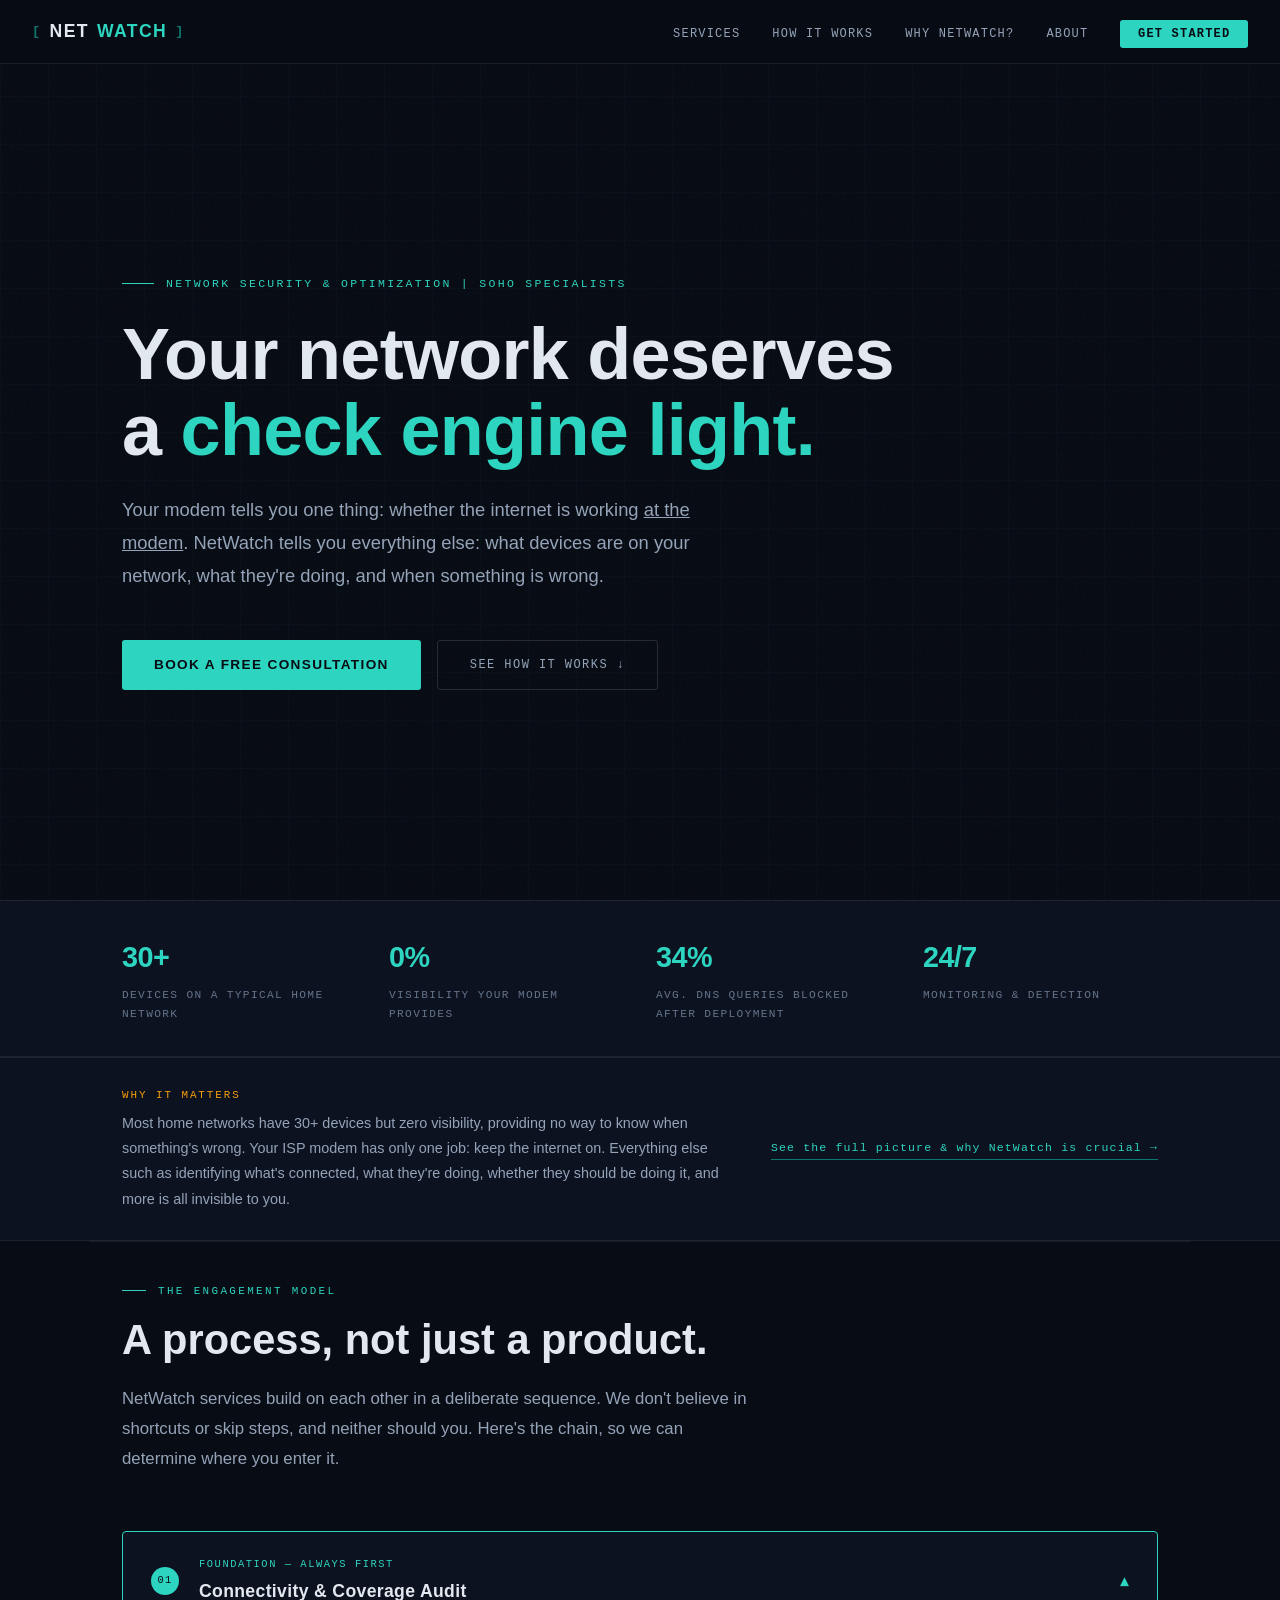
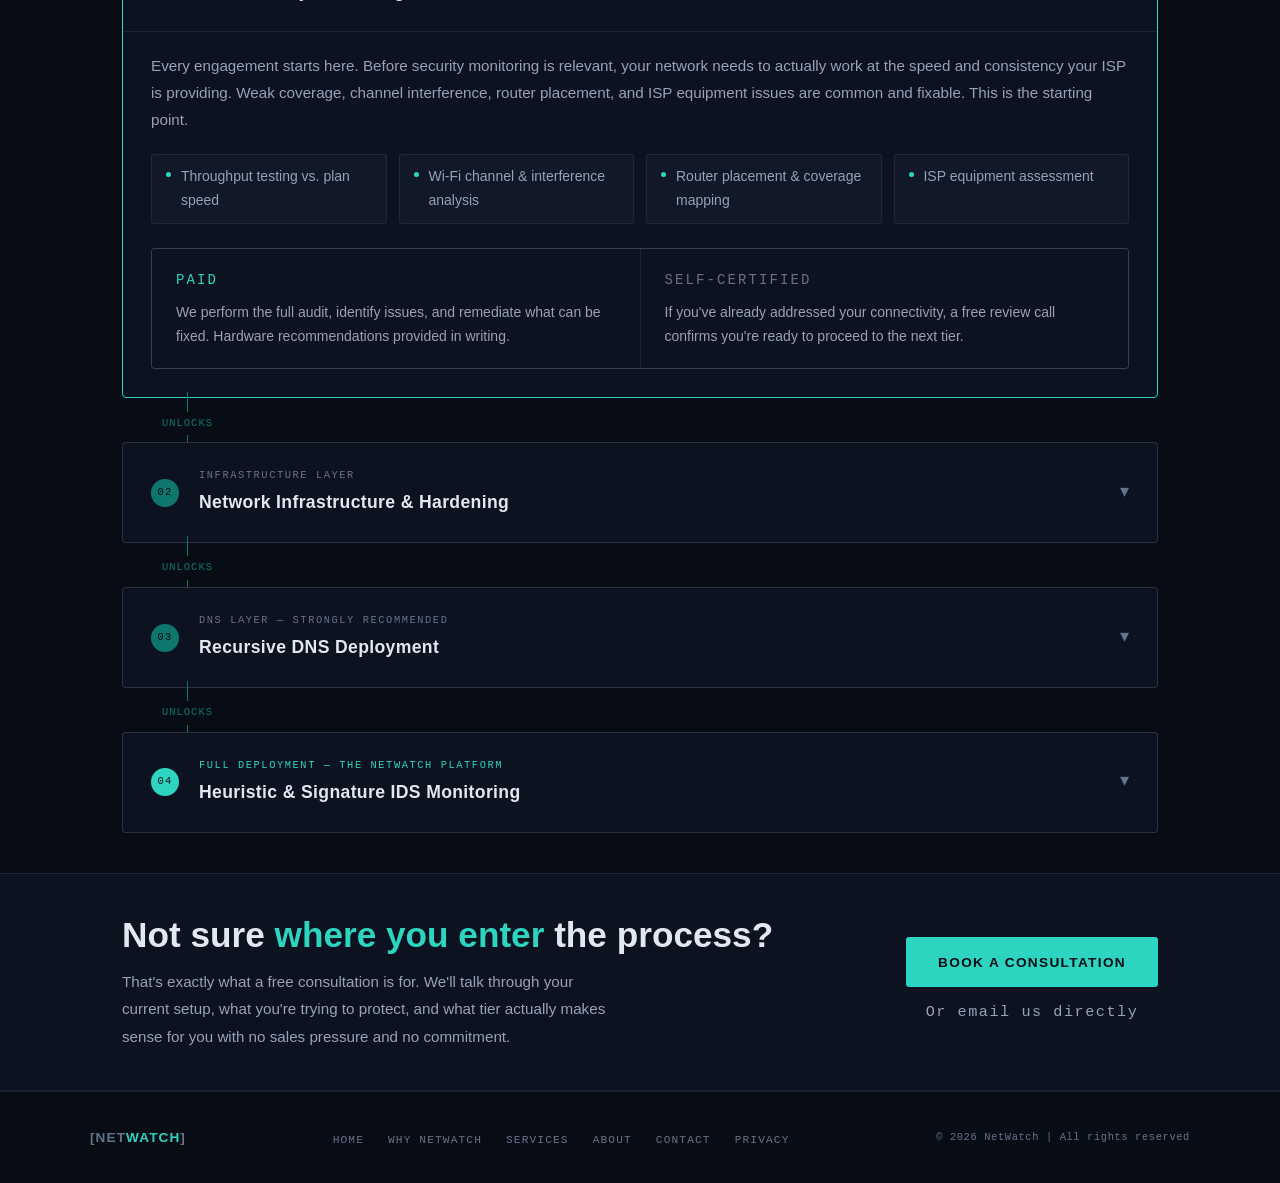
<file: index.html>
<!DOCTYPE html>
<html lang="en">
<head>
  <meta charset="UTF-8" />
  <link rel="icon" type="image/svg+xml" href="favicon.svg" />
  <meta http-equiv="Content-Security-Policy"
  content="
    default-src 'self';
    script-src 'self' 'unsafe-inline';
    connect-src 'self';
    frame-src 'self';
    img-src 'self' data:;
    style-src 'self' 'unsafe-inline' https://fonts.googleapis.com;
    font-src 'self' https://fonts.gstatic.com;
    worker-src 'self' blob:;
  ">
  <meta property="og:title" content="NetWatch Advanced | Network Security & Optimization" />
  <meta property="og:description" content="SOHO network security, DNS deployment, and IDS monitoring. Your network deserves a check engine light." />
  <meta property="og:image" content="https://netwatchadvanced.github.io/og-image.png" />
  <meta property="og:url" content="https://netwatchadvanced.github.io" />
  <meta property="og:type" content="website" />
  <meta name="viewport" content="width=device-width, initial-scale=1.0" />
  <title>NetWatch | Network Security & Optimization</title>
  <link rel="preconnect" href="https://fonts.googleapis.com" />
  <link href="https://fonts.googleapis.com/css2?family=Chakra+Petch:wght@400;500;600;700&family=DM+Sans:wght@300;400;500&family=JetBrains+Mono:wght@400;500&display=swap" rel="stylesheet" />
  <link rel="stylesheet" href="assets/css/netwatch.css" />

  <style>
    /* ── INDEX: HERO ── */
    .hero {
      min-height: calc(100vh - var(--nav-height));
      display: flex;
      flex-direction: column;
      justify-content: center;
      padding: 4rem 2rem 4rem;
      max-width: 1100px;
      margin: 0 auto;
    }

    .hero-eyebrow {
      font-family: var(--mono);
      font-size: 0.72rem;
      letter-spacing: 0.2em;
      text-transform: uppercase;
      color: var(--teal);
      margin-bottom: 1.5rem;
      display: flex;
      align-items: center;
      gap: 0.75rem;
      animation: fadeUp 0.5s ease both;
    }

    .hero-eyebrow::before {
      content: '';
      display: block;
      width: 32px;
      height: 1px;
      background: var(--teal);
    }

    .hero h1 {
      font-family: var(--head);
      font-size: clamp(2.6rem, 6vw, 4.5rem);
      font-weight: 700;
      line-height: 1.05;
      letter-spacing: -0.01em;
      color: var(--text);
      margin-bottom: 1.5rem;
      max-width: 840px;
      animation: fadeUp 0.5s 0.1s ease both;
    }

    .hero h1 em { font-style: normal; color: var(--teal); }

    .hero-sub {
      font-size: 1.15rem;
      color: var(--text-muted);
      max-width: 580px;
      margin-bottom: 3rem;
      font-weight: 300;
      line-height: 1.8;
      animation: fadeUp 0.5s 0.2s ease both;
    }

    .hero-actions {
      display: flex;
      gap: 1rem;
      flex-wrap: wrap;
      align-items: center;
      animation: fadeUp 0.5s 0.3s ease both;
    }

    @media (max-width: 768px) {
      .hero { padding: 3rem 1.5rem; min-height: auto; }
    }
  </style>
</head>
<body>

  <nav>
    <a href="index.html" class="nav-logo">
      <span class="logo-bracket">[</span>NET<span>WATCH</span><span class="logo-bracket">]</span>
    </a>
    <ul class="nav-links">
      <li><a href="services.html">Services</a></li>
      <li><a href="index.html#how-it-works">How It Works</a></li>
      <li><a href="why.html">Why NetWatch?</a></li>
      <li><a href="about.html">About</a></li>
      <li><a href="contact.html" class="nav-cta">Get Started</a></li>
    </ul>
    <button class="nav-hamburger" aria-label="Toggle menu" onclick="toggleMenu()">
      <span></span><span></span><span></span>
    </button>
  </nav>

  <div class="mobile-menu" id="mobileMenu">
    <a href="services.html" onclick="toggleMenu()">Services</a>
    <a href="index.html#how-it-works" onclick="toggleMenu()">How It Works</a>
    <a href="why.html" onclick="toggleMenu()">Why NetWatch?</a>
    <a href="about.html" onclick="toggleMenu()">About</a>
    <a href="contact.html" class="nav-cta" onclick="toggleMenu()">Get Started</a>
  </div>

  <section class="hero">
    <p class="hero-eyebrow">Network Security &amp; Optimization | SOHO Specialists</p>
    <h1>Your network deserves<br />a <em>check engine light.</em></h1>
    <p class="hero-sub">
      Your modem tells you one thing: whether the internet is working <u>at the modem</u>.
      NetWatch tells you everything else: what devices are on your network, what they're doing,
      and when something is wrong.
    </p>
    <div class="hero-actions">
      <a href="contact.html" class="btn-primary">Book a Free Consultation</a>
      <a href="#how-it-works" class="btn-ghost">See How It Works ↓</a>
    </div>
  </section>

  <div class="stat-strip">
    <div class="stat-strip-inner">
      <div class="stat-item">
        <span class="stat-value">30+</span>
        <span class="stat-label">Devices on a typical home network</span>
      </div>
      <div class="stat-item">
        <span class="stat-value">0%</span>
        <span class="stat-label">Visibility your modem provides</span>
      </div>
      <div class="stat-item">
        <span class="stat-value">34%</span>
        <span class="stat-label">Avg. DNS queries blocked after deployment</span>
      </div>
      <div class="stat-item">
        <span class="stat-value">24/7</span>
        <span class="stat-label">Monitoring & Detection</span>
      </div>
    </div>
  </div>

  <div class="why-strip">
    <div class="why-strip-inner">
      <div class="why-strip-content">
        <p class="why-strip-label">Why it matters</p>
        <p class="why-strip-text">
          Most home networks have 30+ devices but zero visibility, providing no way to know when something's wrong.
          Your ISP modem has only one job: keep the internet on. Everything else such as identifying what's connected, what they're doing,
          whether they should be doing it, and more is all invisible to you.
        </p>
      </div>
      <a href="why.html" class="why-strip-link">See the full picture & why NetWatch is crucial →</a>
    </div>
  </div>

  <div class="divider"></div>

  <!--
   <div style="max-width: 800px; margin: 0 auto; padding: 2rem 2rem 0;">
  <img src="assets/nwa.png" alt="NetWatch dashboard overview" style="width: 100%; height: auto; border-radius: 4px; display: block;" />
</div>
  -->
  
  <section class="section" id="how-it-works">
    <p class="section-label">The Engagement Model</p>
    <h2>A process, not just a product.</h2>
    <p class="section-intro">
      NetWatch services build on each other in a deliberate sequence.
      We don't believe in shortcuts or skip steps, and neither should you. Here's the chain,
      so we can determine where you enter it.
    </p>
  

    <div class="tier-flow">

      <div class="tier" id="tier1" onclick="toggleTier('tier1')">
        <div class="tier-header">
          <div class="tier-num">01</div>
          <div class="tier-meta">
            <p class="tier-tag">Foundation — Always First</p>
            <p class="tier-name">Connectivity &amp; Coverage Audit</p>
          </div>
          <span class="tier-toggle">▾</span>
        </div>
        <div class="tier-body">
          <div class="tier-body-inner">
            <p class="tier-desc">
              Every engagement starts here. Before security monitoring is relevant, your network
              needs to actually work at the speed and consistency your ISP is providing.
              Weak coverage, channel interference, router placement, and ISP equipment issues
              are common and fixable. This is the starting point. 
            </p>
            <div class="tier-services">
              <div class="tier-service"><span class="tier-service-dot"></span>Throughput testing vs. plan speed</div>
              <div class="tier-service"><span class="tier-service-dot"></span>Wi-Fi channel &amp; interference analysis</div>
              <div class="tier-service"><span class="tier-service-dot"></span>Router placement &amp; coverage mapping</div>
              <div class="tier-service"><span class="tier-service-dot"></span>ISP equipment assessment</div>
            </div>
            <div class="entry-lanes">
              <div class="lane">
                <p class="lane-label paid">Paid</p>
                <p>We perform the full audit, identify issues, and remediate what can be fixed. Hardware recommendations provided in writing.</p>
              </div>
              <div class="lane">
                <p class="lane-label free">Self-Certified</p>
                <p>If you've already addressed your connectivity, a free review call confirms you're ready to proceed to the next tier.</p>
              </div>
            </div>
          </div>
        </div>
      </div>

      <div class="tier-connector">
        <div class="tier-connector-inner">
          <div class="tier-connector-line"></div>
          <span class="tier-connector-label">UNLOCKS</span>
          <div class="tier-connector-line-short"></div>
        </div>
      </div>

      <div class="tier" id="tier2" onclick="toggleTier('tier2')">
        <div class="tier-header">
          <div class="tier-num">02</div>
          <div class="tier-meta">
            <p class="tier-tag">Infrastructure Layer</p>
            <p class="tier-name">Network Infrastructure &amp; Hardening</p>
          </div>
          <span class="tier-toggle">▾</span>
        </div>
        <div class="tier-body">
          <div class="tier-body-inner">
            <p class="tier-desc">
              With a verified foundation, we build the infrastructure layer tailored to your environment.
              Services here are mix-and-match based on audit findings, as not every client needs every component,
              but every component builds on the connectivity work that came before.
            </p>
            <div class="tier-services">
              <div class="tier-service"><span class="tier-service-dot"></span>Mesh system design &amp; integration</div>
              <div class="tier-service"><span class="tier-service-dot"></span>Firewall configuration &amp; rule sets</div>
              <div class="tier-service"><span class="tier-service-dot"></span>VLAN network segmentation</div>
              <div class="tier-service"><span class="tier-service-dot"></span>VPN implementation &amp; remote access</div>
              <div class="tier-service"><span class="tier-service-dot"></span>Hardware selection &amp; procurement guidance</div>
              <div class="tier-service"><span class="tier-service-dot"></span>Security architecture advising</div>
            </div>
          </div>
        </div>
      </div>

      <div class="tier-connector">
        <div class="tier-connector-inner">
          <div class="tier-connector-line"></div>
          <span class="tier-connector-label">UNLOCKS</span>
          <div class="tier-connector-line-short"></div>
        </div>
      </div>

      <div class="tier" id="tier3" onclick="toggleTier('tier3')">
        <div class="tier-header">
          <div class="tier-num">03</div>
          <div class="tier-meta">
            <p class="tier-tag">DNS Layer — Strongly Recommended</p>
            <p class="tier-name">Recursive DNS Deployment</p>
          </div>
          <span class="tier-toggle">▾</span>
        </div>
        <div class="tier-body">
          <div class="tier-body-inner">
            <p class="tier-desc">
              DNS is the address book of the internet, because every connection your devices make starts with a DNS query.
              Deploying a local recursive resolver means no third-party DNS provider sees your queries,
              every device on your network is covered whether it wants to be or not, and known-bad domains
              are blocked before a connection is ever attempted.
              This tier is a meaningful standalone deployment and it feeds the NetWatch dashboard
              with DNS telemetry, when Tier 4 follows. You are not <b>required</b> to implement Tier 4 in order to reap the benefits of Tier 3, several 
              Clients have seen the benefits of DNS privacy and security. 
          </p>
            <div class="tier-services">
              <div class="tier-service"><span class="tier-service-dot"></span>Pi-hole network-wide ad &amp; tracker blocking</div>
              <div class="tier-service"><span class="tier-service-dot"></span>Unbound fully recursive resolver</div>
              <div class="tier-service"><span class="tier-service-dot"></span>DNSSEC validation</div>
              <div class="tier-service"><span class="tier-service-dot"></span>Forced DNS routing — no device bypass</div>
              <div class="tier-service"><span class="tier-service-dot"></span>Query logging &amp; analytics</div>
              <div class="tier-service"><span class="tier-service-dot"></span>Custom blocklist configuration</div>
            </div>
            <div class="tier-note">
              <strong>Note:</strong> Tier 4 (NetWatch) can be deployed without a DNS layer, but the picture
              it gives you is less complete. DNS telemetry is an important data source in the
              dashboard, as it's what tells you an Echo Dot tried to bypass your resolver 40 times today.
              We recommend Tier 3 first, but <b>it is not required for Tier 4.</b> 
            </div>
          </div>
        </div>
      </div>

      <div class="tier-connector">
        <div class="tier-connector-inner">
          <div class="tier-connector-line"></div>
          <span class="tier-connector-label">UNLOCKS</span>
          <div class="tier-connector-line-short"></div>
        </div>
      </div>

      <div class="tier t4" id="tier4" onclick="toggleTier('tier4')">
        <div class="tier-header">
          <div class="tier-num">04</div>
          <div class="tier-meta">
            <p class="tier-tag">Full Deployment — The NetWatch Platform</p>
            <p class="tier-name">Heuristic &amp; Signature IDS Monitoring</p>
          </div>
          <span class="tier-toggle">▾</span>
        </div>
        <div class="tier-body">
          <div class="tier-body-inner">
            <p class="tier-desc">
              NetWatch is a purpose-built <strong>detection platform</strong>, it is not a prevention system.
              It passively watches every packet via SPAN port mirroring without sitting inline,
              meaning it generates no performance impact and cannot intercept, block, or modify traffic.
              What it does is give you complete visibility into what your network is actually doing:
              every connection, every external IP, every anomalous behavior pattern and brings them all together in a
              single operational dashboard alongside your DNS telemetry.
              You see everything. You own the hardware. The data never leaves your network. There is no cloud, there is no third-party data collection.
            </p>
            <div class="tier-services">
              <div class="tier-service"><span class="tier-service-dot"></span>Suricata IDS — signature &amp; heuristic detection</div>
              <div class="tier-service"><span class="tier-service-dot"></span>Passive SPAN port monitoring (no inline impact)</div>
              <div class="tier-service"><span class="tier-service-dot"></span>Real-time alert dashboard</div>
              <div class="tier-service"><span class="tier-service-dot"></span>Geographic traffic intelligence</div>
              <div class="tier-service"><span class="tier-service-dot"></span>Device inventory &amp; discovery engine</div>
              <div class="tier-service"><span class="tier-service-dot"></span>DNS telemetry integration</div>
              <div class="tier-service"><span class="tier-service-dot"></span>Monthly reports — Passive or Active tier</div>
              <div class="tier-service"><span class="tier-service-dot"></span>Client-owned hardware, full data sovereignty</div>
            </div>
            <div class="tier-note-teal">
              <strong>Detection, not prevention.</strong> An important thing to understand prior to deployment
              is that NetWatch tells you what's happening, but it does not stop it. The value is visibility: 
              knowing a device is behaving abnormally,
              that traffic is going somewhere it shouldn't, or that something needs your attention.
              What happens next is a conversation. Operator-assisted remote response is on the roadmap
              for clients who want a human in the loop when an alerts fire, to provide insight into whether
              anomalous behavior is a false positive and requires rule refinement, or is a true incident and what steps
              are required to secure your systems and network.
            </div>
          </div>
        </div>
      </div>

    </div>
  </section>

  <div class="cta-section">
    <div class="cta-inner">
      <div>
        <h2>Not sure <em>where you enter</em> the process?</h2>
        <p>
          That's exactly what a free consultation is for. We'll talk through your current setup,
          what you're trying to protect, and what tier actually makes sense for you with
          no sales pressure and no commitment.
        </p>
      </div>
      <div class="cta-actions">
        <a href="contact.html" class="btn-primary">Book a Consultation</a>
        <p class="cta-email">Or email us directly</p>
      </div>
    </div>
  </div>

  <footer>
    <div class="footer-inner">
      <span class="footer-brand">[NET<span>WATCH</span>]</span>
      <ul class="footer-links">
        <li><a href="index.html">Home</a></li>
        <li><a href="why.html">Why NetWatch</a></li>
        <li><a href="services.html">Services</a></li>
        <li><a href="about.html">About</a></li>
        <li><a href="contact.html">Contact</a></li>
        <li><a href="privacy.html">Privacy</a></li>
      </ul>
      <span class="footer-copy">&copy; 2026 NetWatch | All rights reserved</span>
    </div>
  </footer>

  <script>
    function toggleMenu() {
      document.getElementById('mobileMenu').classList.toggle('open');
    }

    function setTierHeight(tier, open) {
      const body = tier.querySelector('.tier-body');
      body.style.maxHeight = open ? body.scrollHeight + 'px' : '0';
    }

function toggleTier(id) {
  const tier = document.getElementById(id);
  const wasActive = tier.classList.contains('active');
  document.querySelectorAll('.tier').forEach(t => {
    t.classList.remove('active');
    setTierHeight(t, false);
  });
  if (!wasActive) {
    tier.classList.add('active');
    setTierHeight(tier, true);
    setTimeout(() => {
      tier.scrollIntoView({ behavior: 'smooth', block: 'start' });
    }, 400);
  }
}

    window.addEventListener('DOMContentLoaded', function() {
      const t1 = document.getElementById('tier1');
      t1.classList.add('active');
      setTierHeight(t1, true);
    });

    document.addEventListener('click', function(e) {
      const menu = document.getElementById('mobileMenu');
      const hamburger = document.querySelector('.nav-hamburger');
      if (menu.classList.contains('open') && !menu.contains(e.target) && !hamburger.contains(e.target)) {
        menu.classList.remove('open');
      }
    });
  </script>

</body>
</html>
</file>
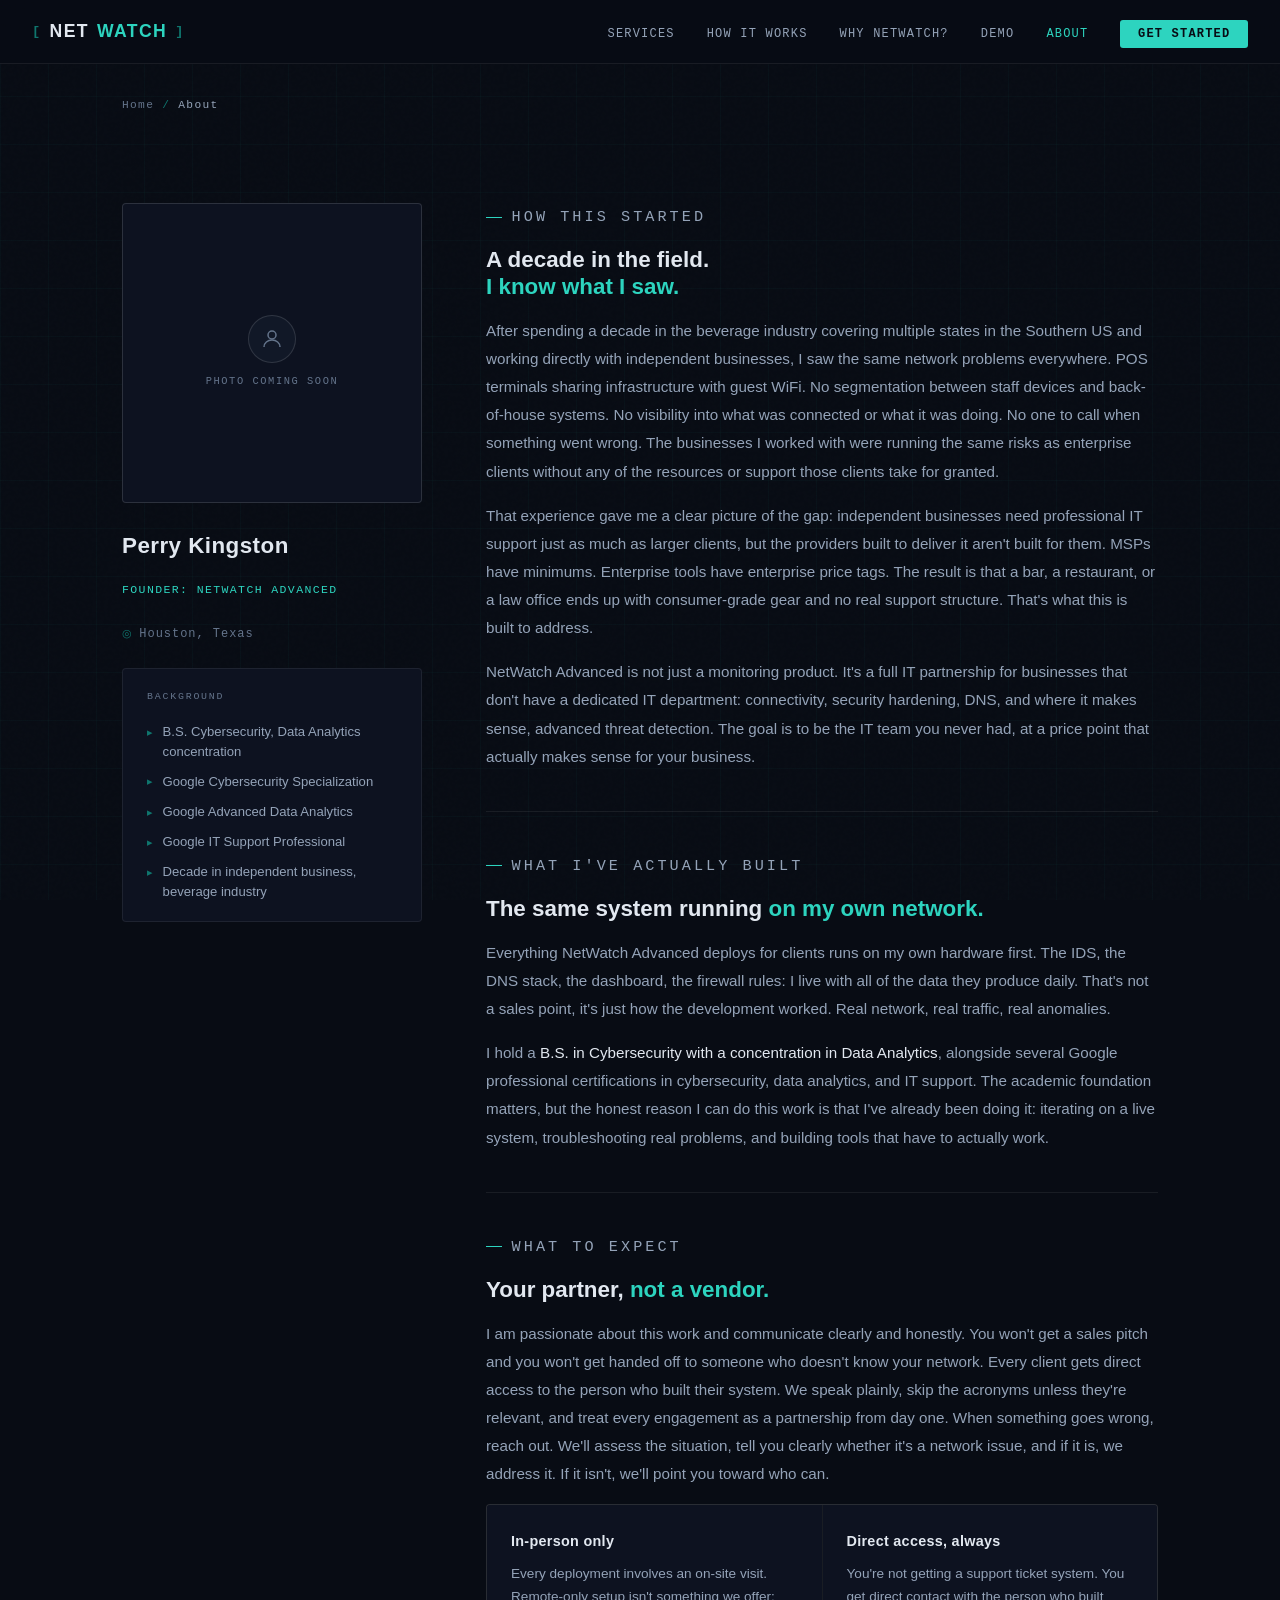
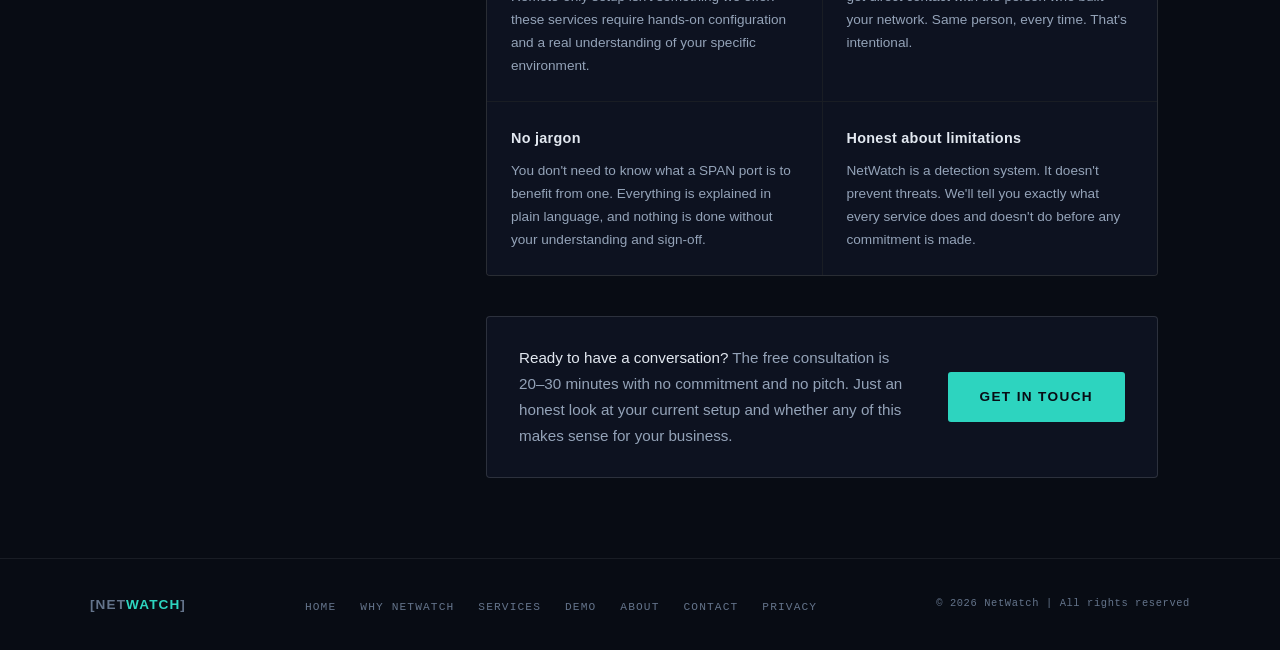
<file: about.html>
<!DOCTYPE html>
<html lang="en">
<head>
  <meta charset="UTF-8" />
  <link rel="icon" type="image/svg+xml" href="favicon.svg" />
  <meta http-equiv="Content-Security-Policy" content="default-src 'self'; script-src 'self' 'unsafe-inline'; connect-src 'self'; frame-src 'self'; img-src 'self' data:; style-src 'self' 'unsafe-inline' https://fonts.googleapis.com; font-src 'self' https://fonts.gstatic.com; worker-src 'self' blob:;">
  <meta name="viewport" content="width=device-width, initial-scale=1.0" />
  <title>About | NetWatch Advanced</title>
  <link rel="preconnect" href="https://fonts.googleapis.com" />
  <link href="https://fonts.googleapis.com/css2?family=Chakra+Petch:wght@400;500;600;700&family=DM+Sans:wght@300;400;500&family=JetBrains+Mono:wght@400;500&display=swap" rel="stylesheet" />
  <link rel="stylesheet" href="assets/css/netwatch.css" />
  <style>
    .about-grid { display: grid; grid-template-columns: 300px 1fr; gap: 4rem; align-items: start; max-width: 1100px; margin: 0 auto; padding: 4rem 2rem 5rem; }
    .about-identity { display: flex; flex-direction: column; gap: 1.5rem; animation: fadeUp 0.4s ease both; }
    .photo-placeholder { width: 100%; aspect-ratio: 1; background: var(--bg2); border: 1px solid var(--border2); border-radius: 4px; display: flex; flex-direction: column; align-items: center; justify-content: center; gap: 0.6rem; }
    .photo-placeholder-icon { width: 48px; height: 48px; border-radius: 50%; background: var(--bg3); border: 1px solid var(--border2); display: flex; align-items: center; justify-content: center; }
    .photo-placeholder-icon svg { width: 24px; height: 24px; stroke: var(--text-dim); fill: none; stroke-width: 1.5; }
    .photo-placeholder-label { font-family: var(--mono); font-size: 0.65rem; letter-spacing: 0.15em; text-transform: uppercase; color: var(--text-dim); }
    .identity-name { font-family: var(--head); font-size: 1.4rem; font-weight: 700; color: var(--text); letter-spacing: 0.02em; }
    .identity-title { font-family: var(--mono); font-size: 0.72rem; letter-spacing: 0.12em; text-transform: uppercase; color: var(--teal); margin-top: -0.75rem; }
    .identity-location { font-family: var(--mono); font-size: 0.75rem; letter-spacing: 0.08em; color: var(--text-dim); display: flex; align-items: center; gap: 0.4rem; }
    .identity-location::before { content: '◎'; color: var(--teal-dim); font-size: 0.7rem; }
    .credential-block { background: var(--bg2); border: 1px solid var(--border); border-radius: 4px; padding: 1.25rem 1.5rem; }
    .credential-block-label { font-family: var(--mono); font-size: 0.62rem; letter-spacing: 0.18em; text-transform: uppercase; color: var(--text-dim); margin-bottom: 1rem; }
    .credential-list { list-style: none; display: flex; flex-direction: column; gap: 0.65rem; }
    .credential-list li { font-size: 0.82rem; color: var(--text-muted); line-height: 1.5; display: flex; align-items: flex-start; gap: 0.6rem; }
    .credential-list li::before { content: '▸'; color: var(--teal-dim); font-size: 0.7rem; flex-shrink: 0; margin-top: 0.1rem; }
    .about-content { display: flex; flex-direction: column; gap: 2.5rem; animation: fadeUp 0.4s 0.1s ease both; }
    .about-section-label { font-family: var(--mono); font-size: 0.65rem; letter-spacing: 0.2em; text-transform: uppercase; color: var(--teal); margin-bottom: 0.75rem; display: flex; align-items: center; gap: 0.6rem; }
    .about-section-label::before { content: ''; display: block; width: 16px; height: 1px; background: var(--teal); }
    .about-block h2 { font-family: var(--head); font-size: 1.4rem; font-weight: 700; color: var(--text); line-height: 1.2; margin-bottom: 1rem; }
    .about-block h2 em { font-style: normal; color: var(--teal); }
    .about-block p { font-size: 0.95rem; color: var(--text-muted); line-height: 1.85; margin-bottom: 1rem; }
    .about-block p:last-child { margin-bottom: 0; }
    .about-block p strong { color: var(--text); font-weight: 500; }
    .about-divider { height: 1px; background: var(--border); }
    .expect-grid { display: grid; grid-template-columns: 1fr 1fr; gap: 1px; background: var(--border); border: 1px solid var(--border); border-radius: 4px; overflow: hidden; margin-top: 1rem; }
    .expect-card { background: var(--bg2); padding: 1.5rem; }
    .expect-card h3 { font-family: var(--head); font-size: 0.9rem; font-weight: 600; color: var(--text); letter-spacing: 0.02em; margin-bottom: 0.5rem; }
    .expect-card p { font-size: 0.85rem; color: var(--text-muted); line-height: 1.7; margin-bottom: 0; }
    .about-cta { background: var(--bg2); border: 1px solid var(--border2); border-radius: 4px; padding: 1.75rem 2rem; display: flex; align-items: center; justify-content: space-between; gap: 2rem; flex-wrap: wrap; }
    .about-cta p { font-size: 0.95rem; color: var(--text-muted); line-height: 1.7; margin: 0; flex: 1; min-width: 220px; }
    .about-cta p strong { color: var(--text); font-weight: 500; }
    @media (max-width: 860px) {
      .about-grid { grid-template-columns: 1fr; gap: 2.5rem; padding: 2.5rem 1.5rem 4rem; }
      .about-identity { flex-direction: row; flex-wrap: wrap; align-items: flex-start; gap: 1.5rem; }
      .photo-placeholder { width: 120px; aspect-ratio: 1; flex-shrink: 0; }
      .expect-grid { grid-template-columns: 1fr; }
    }
  </style>
</head>
<body>

  <div id="site-nav" data-active="about"></div>

  <div style="max-width: 1100px; margin: 0 auto; padding: 2rem 2rem 0;">
    <div class="breadcrumb">
      <a href="index.html">Home</a>
      <span>/</span>
      <span style="color: var(--text-muted);">About</span>
    </div>
  </div>

  <div class="about-grid">

    <div class="about-identity">
      <div class="photo-placeholder">
        <div class="photo-placeholder-icon">
          <svg viewBox="0 0 24 24" xmlns="http://www.w3.org/2000/svg">
            <circle cx="12" cy="8" r="4"/>
            <path d="M4 20c0-4 3.6-7 8-7s8 3 8 7"/>
          </svg>
        </div>
        <p class="photo-placeholder-label">Photo coming soon</p>
      </div>
      <div>
        <p class="identity-name">Perry Kingston</p><br>
        <p class="identity-title">Founder: NetWatch Advanced</p>
      </div>
      <p class="identity-location">Houston, Texas</p>
      <div class="credential-block">
        <p class="credential-block-label">Background</p>
        <ul class="credential-list">
          <li>B.S. Cybersecurity, Data Analytics concentration</li>
          <li>Google Cybersecurity Specialization</li>
          <li>Google Advanced Data Analytics</li>
          <li>Google IT Support Professional</li>
          <li>Decade in independent business, beverage industry</li>
        </ul>
      </div>
    </div>

    <div class="about-content">

      <div class="about-block">
        <p class="about-section-label">How this started</p>
        <h2>A decade in the field.<br /><em>I know what I saw.</em></h2>
        <p>
          After spending a decade in the beverage industry covering multiple states in the
          Southern US and working directly with independent businesses, I saw the same
          network problems everywhere. POS terminals sharing infrastructure with guest WiFi.
          No segmentation between staff devices and back-of-house systems. No visibility
          into what was connected or what it was doing. No one to call when something
          went wrong. The businesses I worked with were running the same risks as enterprise
          clients without any of the resources or support those clients take for granted.
        </p>
        <p>
          That experience gave me a clear picture of the gap: independent businesses need
          professional IT support just as much as larger clients, but the providers built
          to deliver it aren't built for them. MSPs have minimums. Enterprise tools have
          enterprise price tags. The result is that a bar, a restaurant, or a law office
          ends up with consumer-grade gear and no real support structure. That's what
          this is built to address.
        </p>
        <p>
          NetWatch Advanced is not just a monitoring product. It's a full IT partnership
          for businesses that don't have a dedicated IT department: connectivity, security
          hardening, DNS, and where it makes sense, advanced threat detection. The goal
          is to be the IT team you never had, at a price point that actually makes sense
          for your business.
        </p>
      </div>

      <div class="about-divider"></div>

      <div class="about-block">
        <p class="about-section-label">What I've actually built</p>
        <h2>The same system running <em>on my own network.</em></h2>
        <p>
          Everything NetWatch Advanced deploys for clients runs on my own hardware first.
          The IDS, the DNS stack, the dashboard, the firewall rules: I live with all of the
          data they produce daily. That's not a sales point, it's just how the development
          worked. Real network, real traffic, real anomalies.
        </p>
        <p>
          I hold a <strong>B.S. in Cybersecurity with a concentration in Data Analytics</strong>,
          alongside several Google professional certifications in cybersecurity,
          data analytics, and IT support. The academic foundation matters, but the honest reason
          I can do this work is that I've already been doing it: iterating on a live system,
          troubleshooting real problems, and building tools that have to actually work.
        </p>
      </div>

      <div class="about-divider"></div>

      <div class="about-block">
        <p class="about-section-label">What to expect</p>
        <h2>Your partner, <em>not a vendor.</em></h2>
        <p>
          I am passionate about this work and communicate clearly and honestly. You won't
          get a sales pitch and you won't get handed off to someone who doesn't know your
          network. Every client gets direct access to the person who built their system.
          We speak plainly, skip the acronyms unless they're relevant, and treat every
          engagement as a partnership from day one. When something goes wrong, reach out.
          We'll assess the situation, tell you clearly whether it's a network issue, and
          if it is, we address it. If it isn't, we'll point you toward who can.
        </p>
        <div class="expect-grid">
          <div class="expect-card">
            <h3>In-person only</h3>
            <p>Every deployment involves an on-site visit. Remote-only setup isn't something we offer: these services require hands-on configuration and a real understanding of your specific environment.</p>
          </div>
          <div class="expect-card">
            <h3>Direct access, always</h3>
            <p>You're not getting a support ticket system. You get direct contact with the person who built your network. Same person, every time. That's intentional.</p>
          </div>
          <div class="expect-card">
            <h3>No jargon</h3>
            <p>You don't need to know what a SPAN port is to benefit from one. Everything is explained in plain language, and nothing is done without your understanding and sign-off.</p>
          </div>
          <div class="expect-card">
            <h3>Honest about limitations</h3>
            <p>NetWatch is a detection system. It doesn't prevent threats. We'll tell you exactly what every service does and doesn't do before any commitment is made.</p>
          </div>
        </div>
      </div>

      <div class="about-cta">
        <p>
          <strong>Ready to have a conversation?</strong> The free consultation is
          20–30 minutes with no commitment and no pitch. Just an honest look at your
          current setup and whether any of this makes sense for your business.
        </p>
        <a href="contact.html" class="btn-primary">Get in Touch</a>
      </div>

    </div>
  </div>

  <footer id="site-footer"></footer>
  <script src="assets/js/netwatch.js"></script>

</body>
</html>
</file>
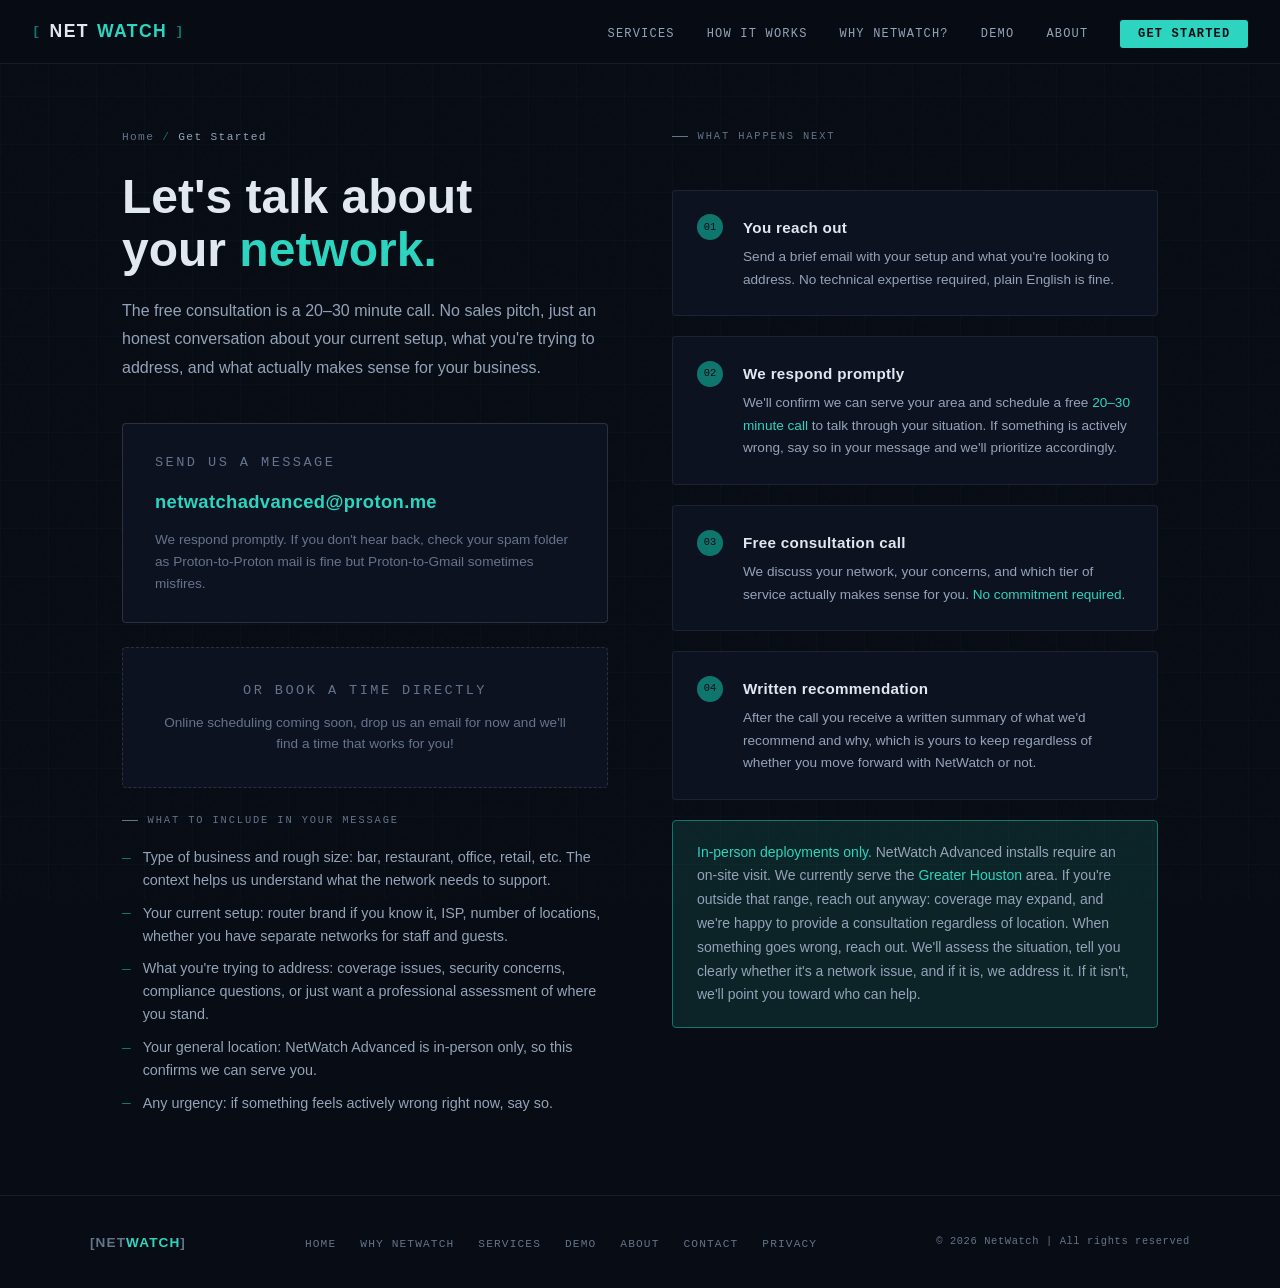
<file: contact.html>
<!DOCTYPE html>
<html lang="en">
<head>
  <meta charset="UTF-8" />
  <link rel="icon" type="image/svg+xml" href="favicon.svg" />
  <meta http-equiv="Content-Security-Policy" content="default-src 'self'; script-src 'self' 'unsafe-inline'; connect-src 'self'; frame-src 'self'; img-src 'self' data:; style-src 'self' 'unsafe-inline' https://fonts.googleapis.com; font-src 'self' https://fonts.gstatic.com; worker-src 'self' blob:;">
  <meta name="viewport" content="width=device-width, initial-scale=1.0" />
  <title>Get Started | NetWatch Advanced</title>
  <link rel="preconnect" href="https://fonts.googleapis.com" />
  <link href="https://fonts.googleapis.com/css2?family=Chakra+Petch:wght@400;500;600;700&family=DM+Sans:wght@300;400;500&family=JetBrains+Mono:wght@400;500&display=swap" rel="stylesheet" />
  <link rel="stylesheet" href="assets/css/netwatch.css" />
  <style>
    .contact-grid { display: grid; grid-template-columns: 1fr 1fr; gap: 4rem; align-items: start; padding: 4rem 2rem 5rem; max-width: 1100px; margin: 0 auto; }
    .contact-left h1 { font-family: var(--head); font-size: clamp(2rem, 4vw, 3rem); font-weight: 700; line-height: 1.1; color: var(--text); margin-bottom: 1.25rem; animation: fadeUp 0.4s ease both; }
    .contact-left h1 em { font-style: normal; color: var(--teal); }
    .contact-left .lead { font-size: 1rem; color: var(--text-muted); line-height: 1.8; font-weight: 300; margin-bottom: 2.5rem; animation: fadeUp 0.4s 0.1s ease both; }
    .email-block { background: var(--bg2); border: 1px solid var(--border2); border-radius: 4px; padding: 1.75rem 2rem; margin-bottom: 1.5rem; animation: fadeUp 0.4s 0.15s ease both; }
    .email-block-label { font-family: var(--mono); font-size: 0.65rem; letter-spacing: 0.18em; text-transform: uppercase; color: var(--text-dim); margin-bottom: 0.75rem; }
    .email-link { font-family: var(--head); font-size: 1.15rem; font-weight: 600; color: var(--teal); text-decoration: none; letter-spacing: 0.02em; display: inline-block; margin-bottom: 0.75rem; transition: color 0.2s; }
    .email-link:hover { color: var(--teal-hover); }
    .email-block p { font-size: 0.85rem; color: var(--text-dim); line-height: 1.6; }
    .calendly-placeholder { background: var(--bg2); border: 1px dashed var(--border2); border-radius: 4px; padding: 2rem; text-align: center; margin-bottom: 1.5rem; animation: fadeUp 0.4s 0.2s ease both; }
    .calendly-placeholder-label { font-family: var(--mono); font-size: 0.65rem; letter-spacing: 0.18em; text-transform: uppercase; color: var(--text-dim); margin-bottom: 0.6rem; }
    .calendly-placeholder p { font-size: 0.85rem; color: var(--text-dim); line-height: 1.6; }
    .include-block { animation: fadeUp 0.4s 0.25s ease both; }
    .include-label { font-family: var(--mono); font-size: 0.65rem; letter-spacing: 0.18em; text-transform: uppercase; color: var(--text-dim); margin-bottom: 1rem; display: flex; align-items: center; gap: 0.6rem; }
    .include-label::before { content: ''; display: block; width: 16px; height: 1px; background: var(--text-dim); }
    .include-list { list-style: none; display: flex; flex-direction: column; gap: 0.6rem; }
    .include-list li { display: flex; align-items: flex-start; gap: 0.75rem; font-size: 0.9rem; color: var(--text-muted); line-height: 1.6; }
    .include-list li::before { content: '—'; font-family: var(--mono); color: var(--teal-dim); flex-shrink: 0; margin-top: 0.05rem; }
    .contact-right { display: flex; flex-direction: column; gap: 1.25rem; animation: fadeUp 0.4s 0.2s ease both; }
    .process-step { background: var(--bg2); border: 1px solid var(--border); border-radius: 4px; padding: 1.5rem; display: flex; gap: 1.25rem; align-items: flex-start; transition: border-color 0.2s; }
    .process-step:hover { border-color: var(--teal-dim); }
    .process-num { font-family: var(--mono); font-size: 0.65rem; font-weight: 500; color: var(--bg); background: var(--teal-dim); width: 26px; height: 26px; border-radius: 50%; display: flex; align-items: center; justify-content: center; flex-shrink: 0; }
    .process-step-content h3 { font-family: var(--head); font-size: 0.95rem; font-weight: 600; color: var(--text); letter-spacing: 0.02em; margin-bottom: 0.35rem; }
    .process-step-content p { font-size: 0.85rem; color: var(--text-muted); line-height: 1.65; }
    .process-step-content p strong { color: var(--teal); font-weight: 500; }
    .local-note { background: var(--teal-glow); border: 1px solid var(--teal-dim); border-radius: 4px; padding: 1.25rem 1.5rem; font-size: 0.875rem; color: var(--text-muted); line-height: 1.7; }
    .local-note strong { color: var(--teal); font-weight: 500; }
    @media (max-width: 768px) { .contact-grid { grid-template-columns: 1fr; gap: 2.5rem; padding: 2.5rem 1.5rem 4rem; } }
  </style>
</head>
<body>

  <div id="site-nav" data-active="contact"></div>

  <div class="contact-grid">

    <div class="contact-left">
      <div class="breadcrumb">
        <a href="index.html">Home</a>
        <span>/</span>
        <span style="color: var(--text-muted);">Get Started</span>
      </div>
      <h1>Let's talk about<br />your <em>network.</em></h1>
      <p class="lead">
        The free consultation is a 20–30 minute call. No sales pitch,
        just an honest conversation about your current setup, what you're
        trying to address, and what actually makes sense for your business.
      </p>
      <div class="email-block">
        <p class="email-block-label">Send us a message</p>
        <a href="mailto:netwatchadvanced@proton.me" class="email-link">netwatchadvanced@proton.me</a>
        <p>We respond promptly. If you don't hear back, check your spam folder as Proton-to-Proton mail is fine but Proton-to-Gmail sometimes misfires.</p>
      </div>
      <!-- CALENDLY PLACEHOLDER — swap this div for the Calendly embed script when ready -->
      <div class="calendly-placeholder" id="calendly-embed">
        <p class="calendly-placeholder-label">Or book a time directly</p>
        <p>Online scheduling coming soon, drop us an email for now and we'll find a time that works for you!</p>
      </div>
      <div class="include-block">
        <p class="include-label">What to include in your message</p>
        <ul class="include-list">
          <li>Type of business and rough size: bar, restaurant, office, retail, etc. The context helps us understand what the network needs to support.</li>
          <li>Your current setup: router brand if you know it, ISP, number of locations, whether you have separate networks for staff and guests.</li>
          <li>What you're trying to address: coverage issues, security concerns, compliance questions, or just want a professional assessment of where you stand.</li>
          <li>Your general location: NetWatch Advanced is in-person only, so this confirms we can serve you.</li>
          <li>Any urgency: if something feels actively wrong right now, say so.</li>
        </ul>
      </div>
    </div>

    <div class="contact-right">
      <div style="margin-bottom: 0.5rem;">
        <p class="include-label" style="margin-bottom: 1rem;">What happens next</p>
      </div>
      <div class="process-step">
        <div class="process-num">01</div>
        <div class="process-step-content">
          <h3>You reach out</h3>
          <p>Send a brief email with your setup and what you're looking to address. No technical expertise required, plain English is fine.</p>
        </div>
      </div>
      <div class="process-step">
        <div class="process-num">02</div>
        <div class="process-step-content">
          <h3>We respond promptly</h3>
          <p>We'll confirm we can serve your area and schedule a free <strong>20–30 minute call</strong> to talk through your situation. If something is actively wrong, say so in your message and we'll prioritize accordingly.</p>
        </div>
      </div>
      <div class="process-step">
        <div class="process-num">03</div>
        <div class="process-step-content">
          <h3>Free consultation call</h3>
          <p>We discuss your network, your concerns, and which tier of service actually makes sense for you. <strong>No commitment required.</strong></p>
        </div>
      </div>
      <div class="process-step">
        <div class="process-num">04</div>
        <div class="process-step-content">
          <h3>Written recommendation</h3>
          <p>After the call you receive a written summary of what we'd recommend and why, which is yours to keep regardless of whether you move forward with NetWatch or not.</p>
        </div>
      </div>
      <div class="local-note">
        <strong>In-person deployments only.</strong> NetWatch Advanced installs require an on-site visit.
        We currently serve the <strong>Greater Houston</strong> area. If you're outside that range,
        reach out anyway: coverage may expand, and we're happy to provide a consultation regardless
        of location. When something goes wrong, reach out. We'll assess the situation, tell you
        clearly whether it's a network issue, and if it is, we address it. If it isn't,
        we'll point you toward who can help.
      </div>
    </div>

  </div>

  <footer id="site-footer"></footer>
  <script src="assets/js/netwatch.js"></script>

</body>
</html>
</file>
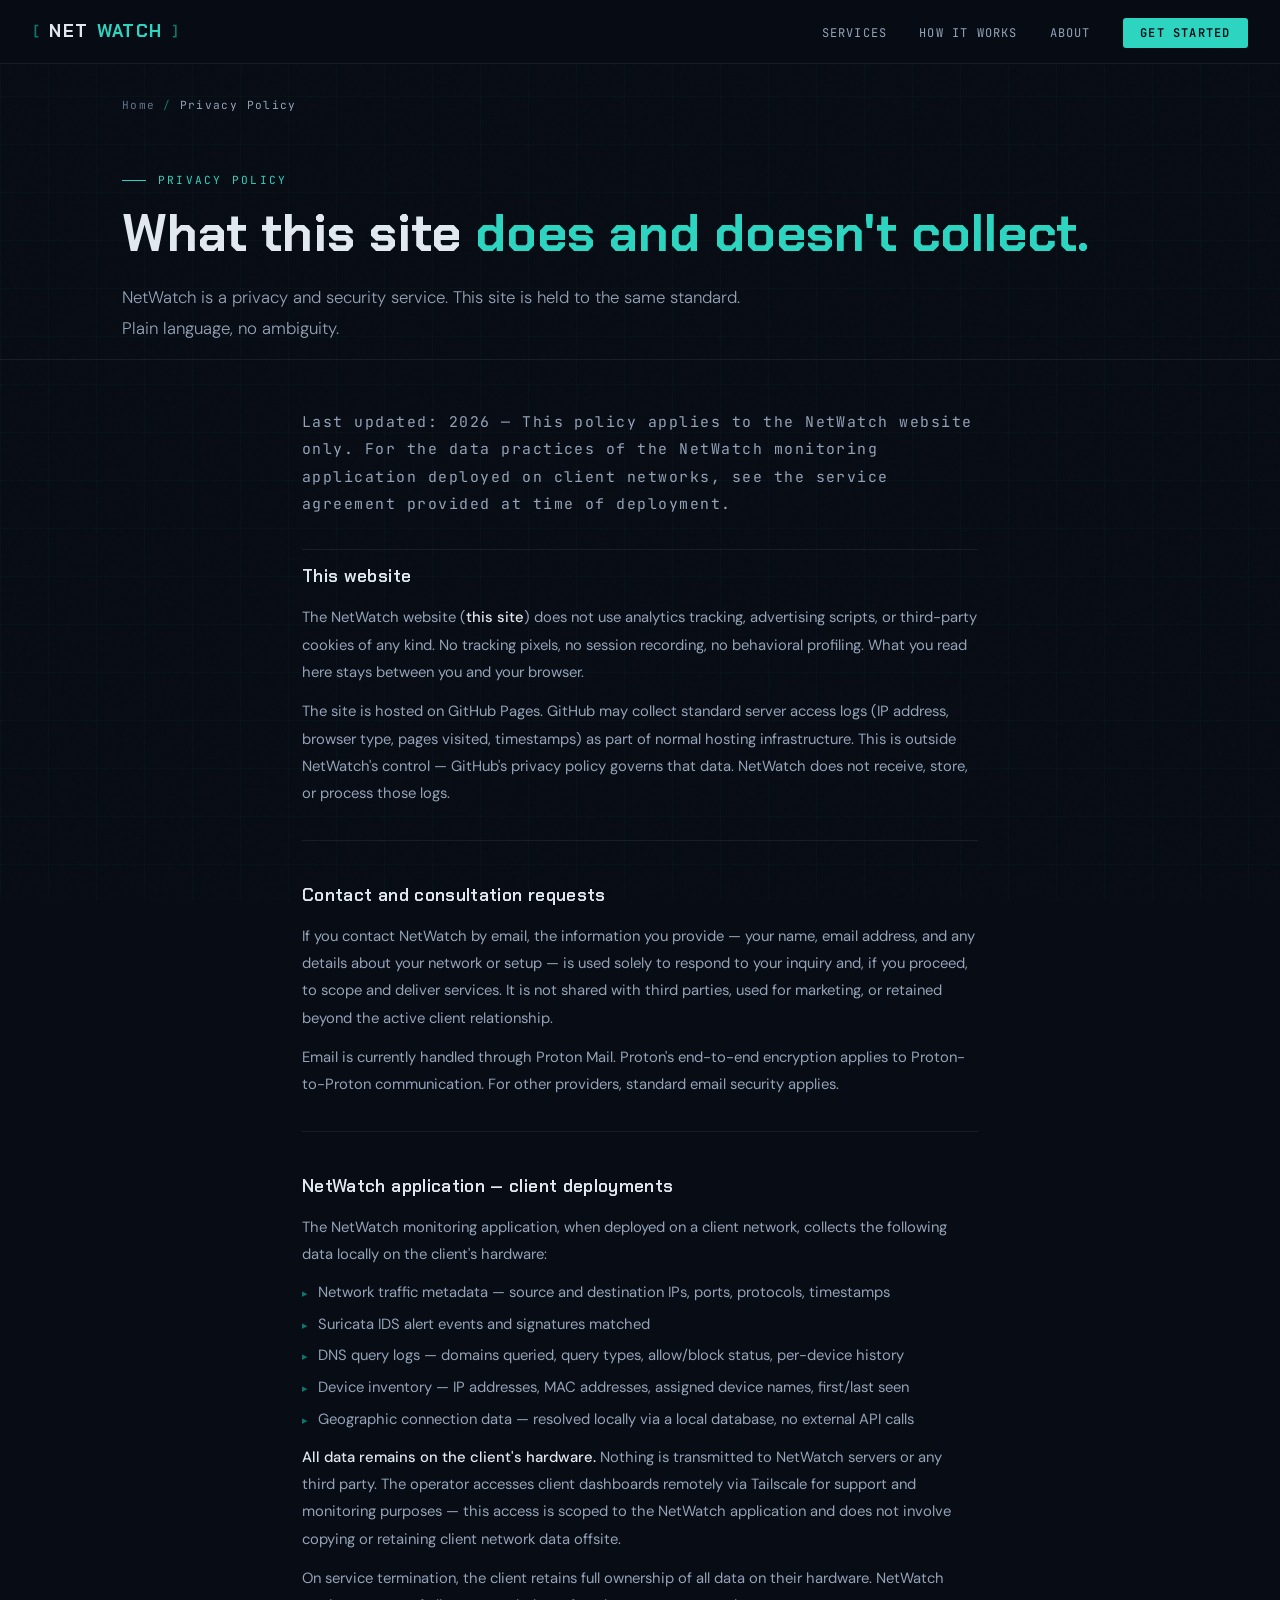
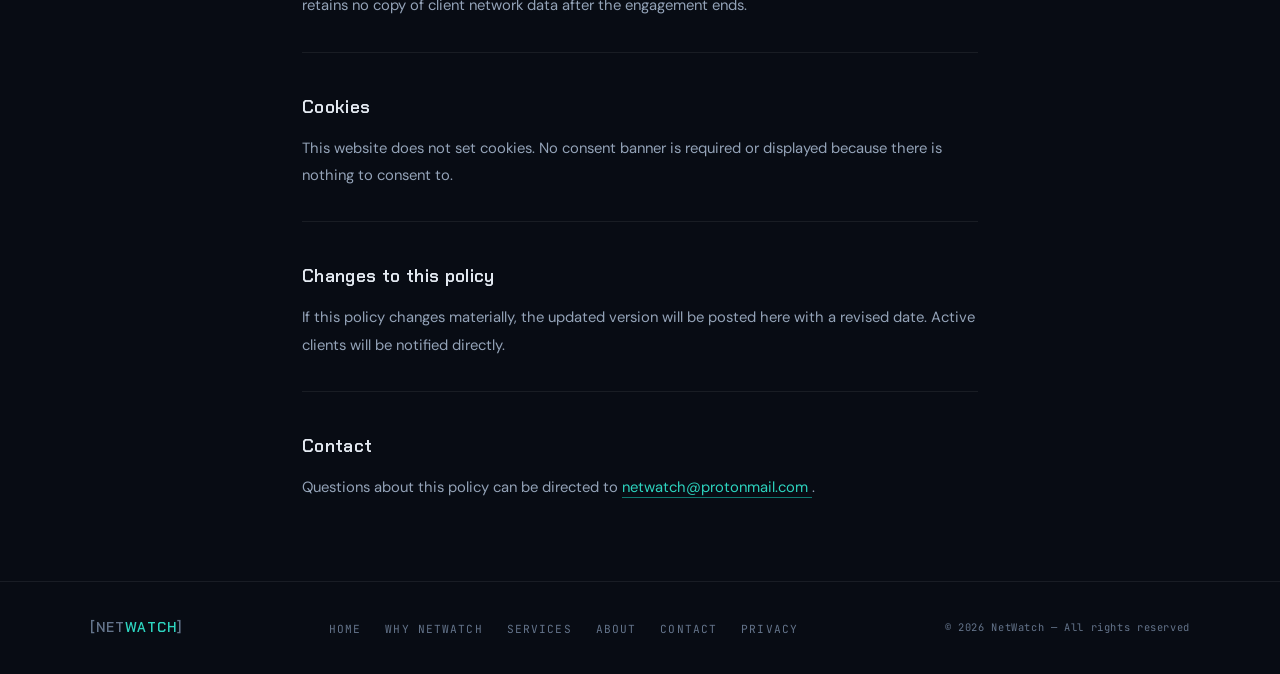
<file: privacy.html>
<!DOCTYPE html>
<html lang="en">
<head>
  <meta charset="UTF-8" />
  <meta name="viewport" content="width=device-width, initial-scale=1.0" />
  <title>Privacy Policy — NetWatch</title>
  <link rel="preconnect" href="https://fonts.googleapis.com" />
  <link href="https://fonts.googleapis.com/css2?family=Chakra+Petch:wght@400;500;600;700&family=DM+Sans:wght@300;400;500&family=JetBrains+Mono:wght@400;500&display=swap" rel="stylesheet" />
  <link rel="stylesheet" href="assets/css/netwatch.css" />

  <style>
    /* ── PRIVACY: CONTENT ── */
    .privacy-content {
      max-width: 740px;
      margin: 0 auto;
      padding: 3rem 2rem 5rem;
    }

    .privacy-content h2 {
      font-family: var(--head);
      font-size: 1.1rem;
      font-weight: 600;
      color: var(--text);
      letter-spacing: 0.02em;
      margin: 2.5rem 0 0.75rem;
    }

    .privacy-content h2:first-of-type {
      margin-top: 0;
    }

    .privacy-content p {
      font-size: 0.925rem;
      color: var(--text-muted);
      line-height: 1.85;
      margin-bottom: 0.75rem;
    }

    .privacy-content p:last-child {
      margin-bottom: 0;
    }

    .privacy-content strong {
      color: var(--text);
      font-weight: 500;
    }

    .privacy-content ul {
      list-style: none;
      margin: 0.5rem 0 0.75rem;
      display: flex;
      flex-direction: column;
      gap: 0.4rem;
    }

    .privacy-content ul li {
      font-size: 0.925rem;
      color: var(--text-muted);
      line-height: 1.7;
      display: flex;
      align-items: flex-start;
      gap: 0.6rem;
    }

    .privacy-content ul li::before {
      content: '▸';
      color: var(--teal-dim);
      font-size: 0.7rem;
      flex-shrink: 0;
      margin-top: 0.25rem;
    }

    .privacy-section-divider {
      height: 1px;
      background: var(--border);
      margin: 2rem 0;
    }

    .privacy-meta {
      font-family: var(--mono);
      font-size: 0.68rem;
      letter-spacing: 0.1em;
      color: var(--text-dim);
      margin-bottom: 2.5rem;
      padding-bottom: 2rem;
      border-bottom: 1px solid var(--border);
    }

    @media (max-width: 768px) {
      .privacy-content { padding: 2rem 1.5rem 4rem; }
    }
  </style>
</head>
<body>

  <nav>
    <a href="index.html" class="nav-logo">
      <span class="logo-bracket">[</span>NET<span>WATCH</span><span class="logo-bracket">]</span>
    </a>
    <ul class="nav-links">
      <li><a href="services.html">Services</a></li>
      <li><a href="index.html#how-it-works">How It Works</a></li>
      <li><a href="about.html">About</a></li>
      <li><a href="contact.html" class="nav-cta">Get Started</a></li>
    </ul>
    <button class="nav-hamburger" aria-label="Toggle menu" onclick="toggleMenu()">
      <span></span><span></span><span></span>
    </button>
  </nav>

  <div class="mobile-menu" id="mobileMenu">
    <a href="services.html" onclick="toggleMenu()">Services</a>
    <a href="index.html#how-it-works" onclick="toggleMenu()">How It Works</a>
    <a href="about.html" onclick="toggleMenu()">About</a>
    <a href="contact.html" class="nav-cta" onclick="toggleMenu()">Get Started</a>
  </div>

  <div style="max-width: 1100px; margin: 0 auto; padding: 2rem 2rem 0;">
    <div class="breadcrumb">
      <a href="index.html">Home</a>
      <span>/</span>
      <span style="color: var(--text-muted);">Privacy Policy</span>
    </div>
  </div>

  <div class="page-header" style="padding-bottom: 1rem;">
    <p class="page-eyebrow">Privacy Policy</p>
    <h1>What this site <em>does and doesn't collect.</em></h1>
    <p class="lead">
      NetWatch is a privacy and security service. This site is held to the same
      standard. Plain language, no ambiguity.
    </p>
  </div>

  <div class="divider-full"></div>

  <div class="privacy-content">

    <p class="privacy-meta">Last updated: 2026 — This policy applies to the NetWatch website only.
    For the data practices of the NetWatch monitoring application deployed on client networks,
    see the service agreement provided at time of deployment.</p>

    <h2>This website</h2>
    <p>
      The NetWatch website (<strong>this site</strong>) does not use analytics tracking,
      advertising scripts, or third-party cookies of any kind. No tracking pixels,
      no session recording, no behavioral profiling. What you read here stays between
      you and your browser.
    </p>
    <p>
      The site is hosted on GitHub Pages. GitHub may collect standard server access logs
      (IP address, browser type, pages visited, timestamps) as part of normal hosting
      infrastructure. This is outside NetWatch's control — GitHub's privacy policy
      governs that data. NetWatch does not receive, store, or process those logs.
    </p>

    <div class="privacy-section-divider"></div>

    <h2>Contact and consultation requests</h2>
    <p>
      If you contact NetWatch by email, the information you provide — your name,
      email address, and any details about your network or setup — is used solely
      to respond to your inquiry and, if you proceed, to scope and deliver services.
      It is not shared with third parties, used for marketing, or retained beyond
      the active client relationship.
    </p>
    <p>
      Email is currently handled through Proton Mail. Proton's end-to-end encryption
      applies to Proton-to-Proton communication. For other providers, standard email
      security applies.
    </p>

    <div class="privacy-section-divider"></div>

    <h2>NetWatch application — client deployments</h2>
    <p>
      The NetWatch monitoring application, when deployed on a client network, collects
      the following data locally on the client's hardware:
    </p>
    <ul>
      <li>Network traffic metadata — source and destination IPs, ports, protocols, timestamps</li>
      <li>Suricata IDS alert events and signatures matched</li>
      <li>DNS query logs — domains queried, query types, allow/block status, per-device history</li>
      <li>Device inventory — IP addresses, MAC addresses, assigned device names, first/last seen</li>
      <li>Geographic connection data — resolved locally via a local database, no external API calls</li>
    </ul>
    <p>
      <strong>All data remains on the client's hardware.</strong> Nothing is transmitted
      to NetWatch servers or any third party. The operator accesses client dashboards
      remotely via Tailscale for support and monitoring purposes — this access is
      scoped to the NetWatch application and does not involve copying or retaining
      client network data offsite.
    </p>
    <p>
      On service termination, the client retains full ownership of all data on their
      hardware. NetWatch retains no copy of client network data after the engagement ends.
    </p>

    <div class="privacy-section-divider"></div>

    <h2>Cookies</h2>
    <p>
      This website does not set cookies. No consent banner is required or displayed
      because there is nothing to consent to.
    </p>

    <div class="privacy-section-divider"></div>

    <h2>Changes to this policy</h2>
    <p>
      If this policy changes materially, the updated version will be posted here
      with a revised date. Active clients will be notified directly.
    </p>

    <div class="privacy-section-divider"></div>

    <h2>Contact</h2>
    <p>
      Questions about this policy can be directed to
      <a href="mailto:netwatchadvanced@protonmail.com"
         style="color: var(--teal); text-decoration: none; border-bottom: 1px solid var(--teal-dim);">
        netwatch@protonmail.com
      </a>.
    </p>

  </div>

  <footer>
    <div class="footer-inner">
      <span class="footer-brand">[NET<span>WATCH</span>]</span>
      <ul class="footer-links">
        <li><a href="index.html">Home</a></li>
        <li><a href="why.html">Why NetWatch</a></li>
        <li><a href="services.html">Services</a></li>
        <li><a href="about.html">About</a></li>
        <li><a href="contact.html">Contact</a></li>
        <li><a href="privacy.html">Privacy</a></li>
      </ul>
      <span class="footer-copy">&copy; 2026 NetWatch — All rights reserved</span>
    </div>
  </footer>

  <script>
    function toggleMenu() {
      document.getElementById('mobileMenu').classList.toggle('open');
    }

    document.addEventListener('click', function(e) {
      const menu = document.getElementById('mobileMenu');
      const hamburger = document.querySelector('.nav-hamburger');
      if (menu.classList.contains('open') && !menu.contains(e.target) && !hamburger.contains(e.target)) {
        menu.classList.remove('open');
      }
    });
  </script>

</body>
</html>
</file>
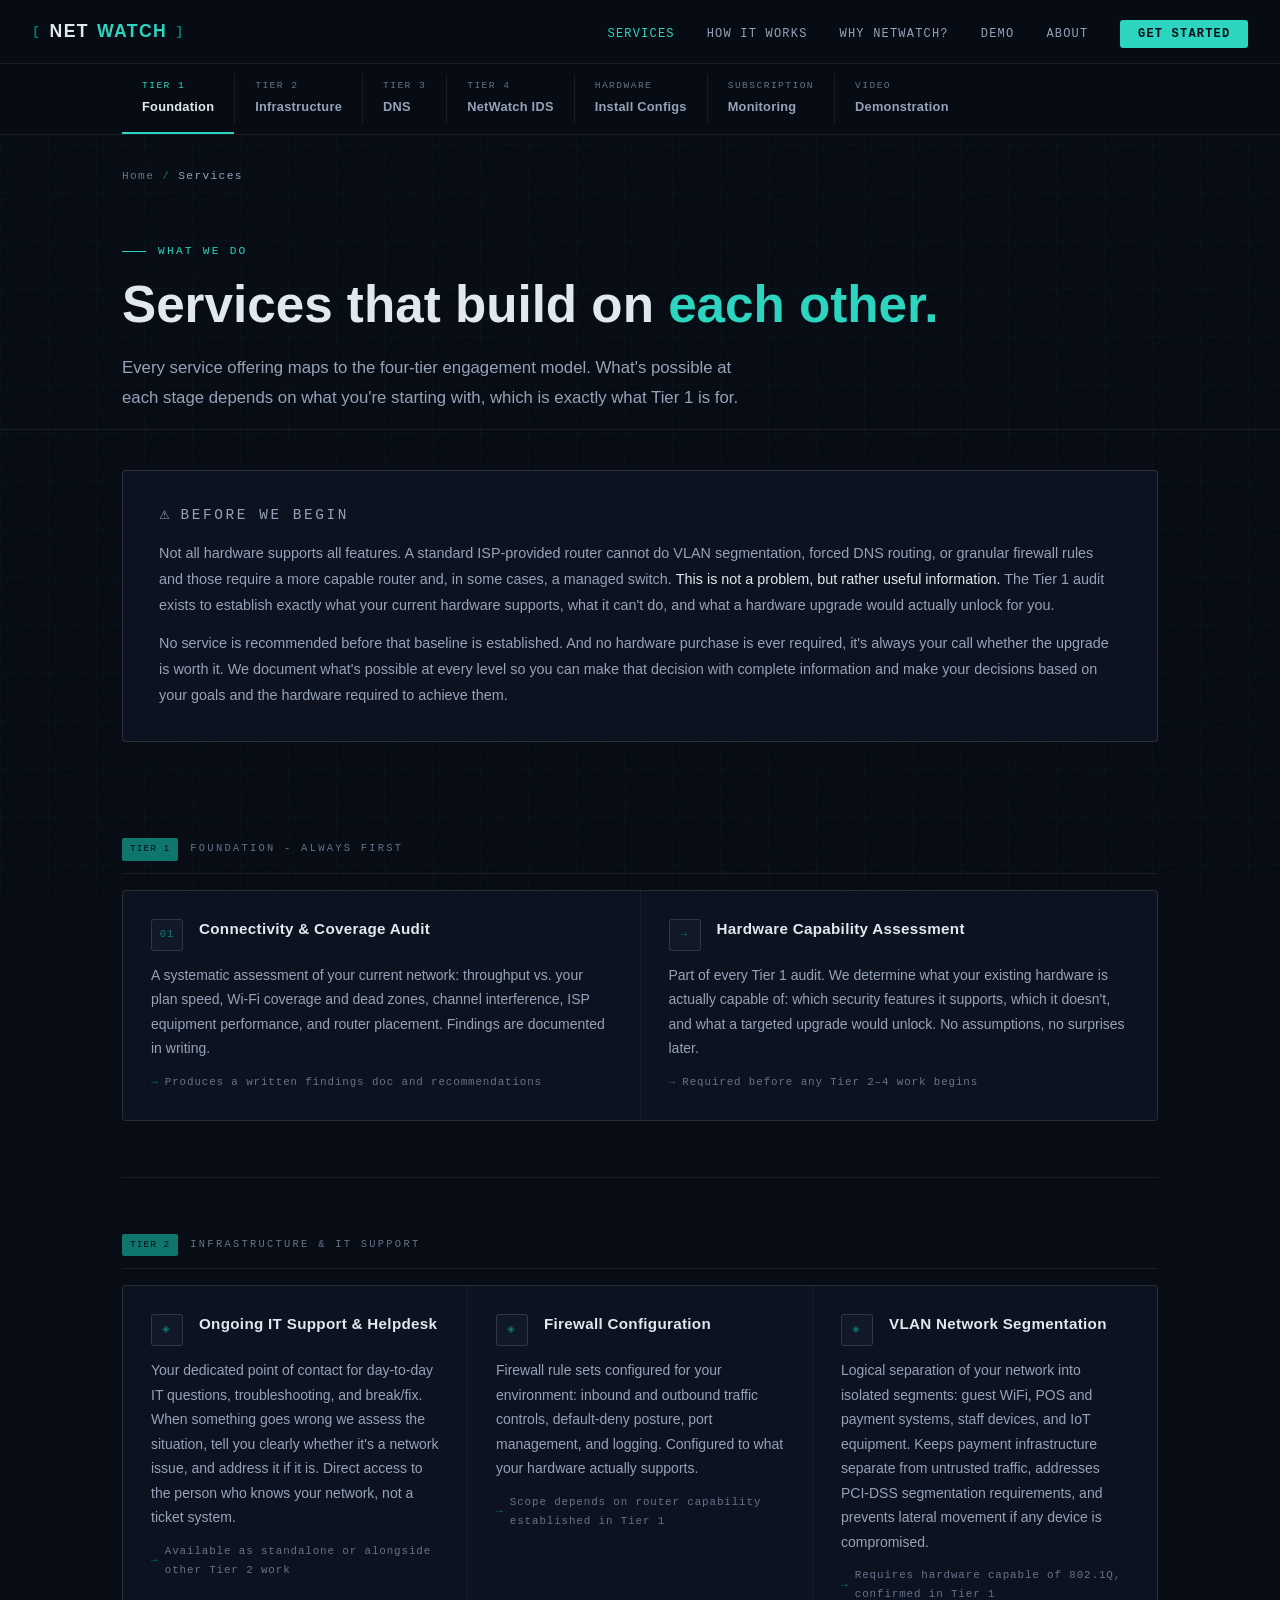
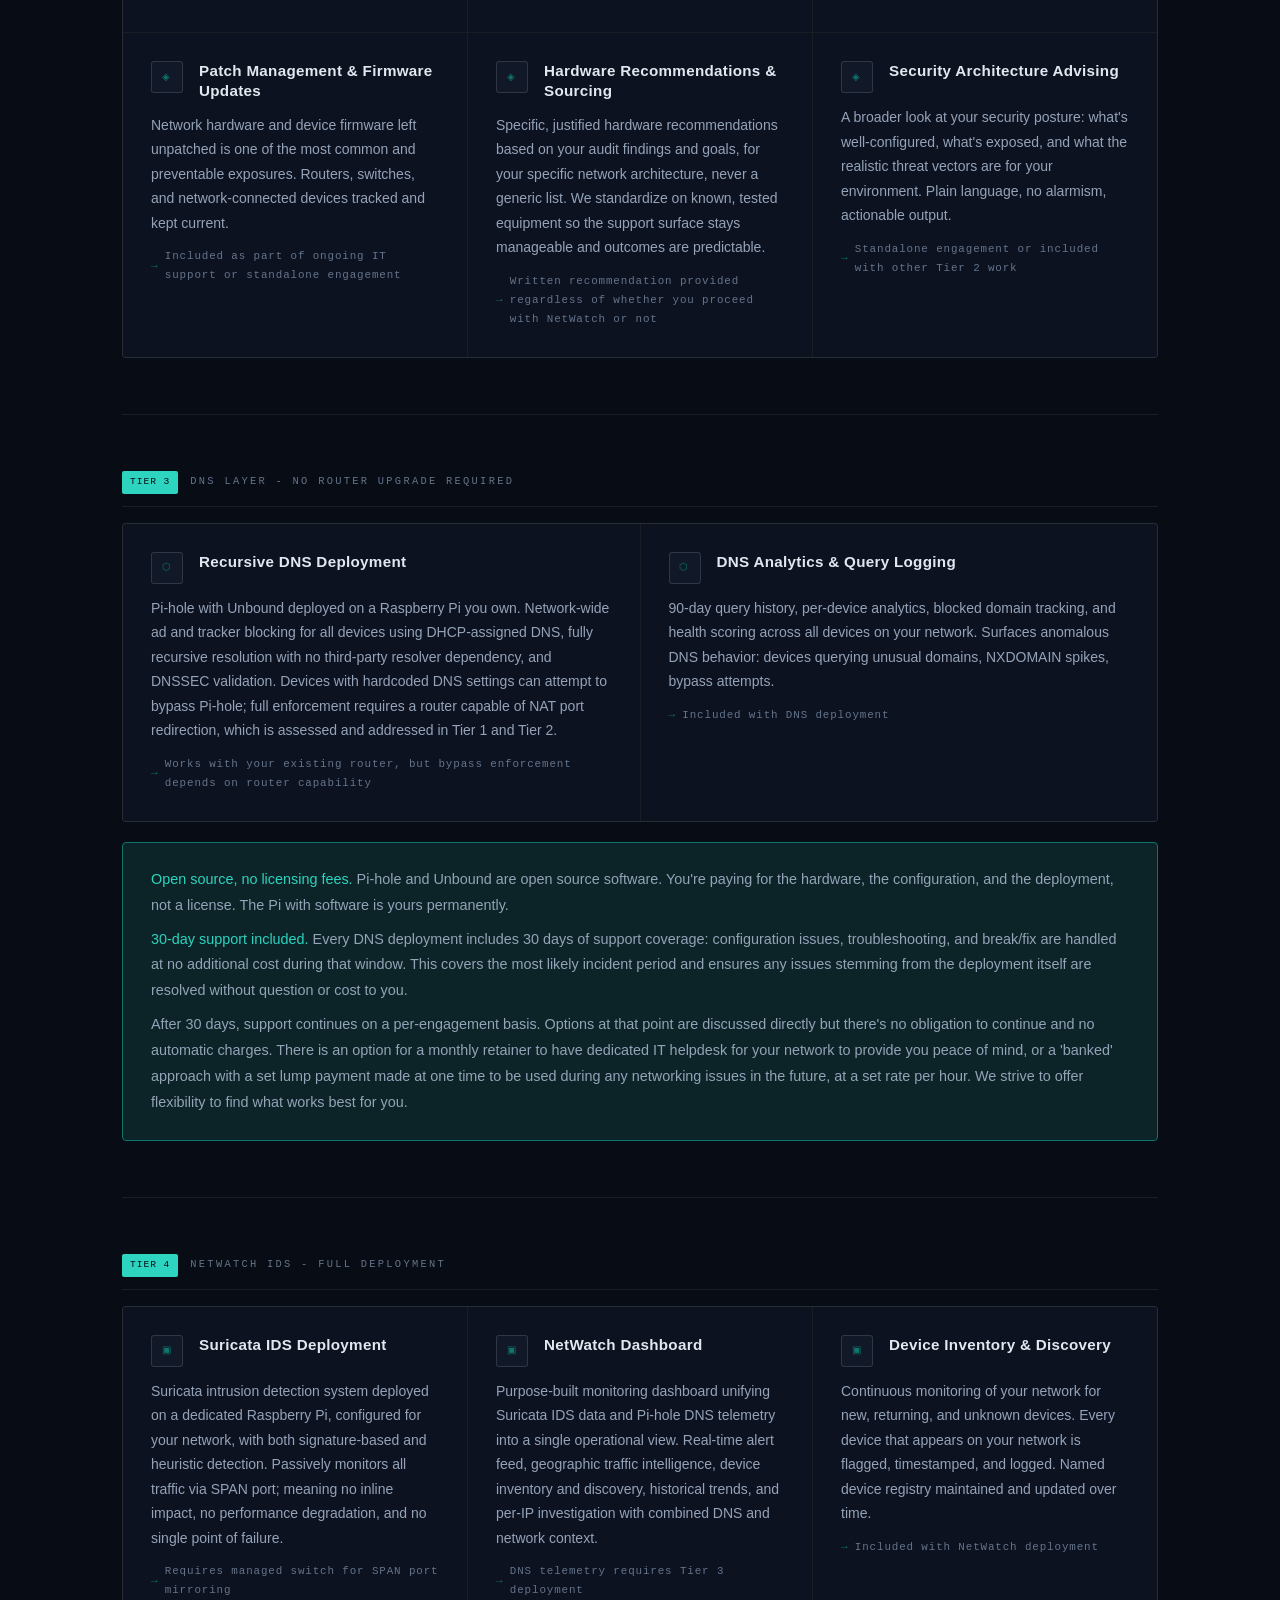
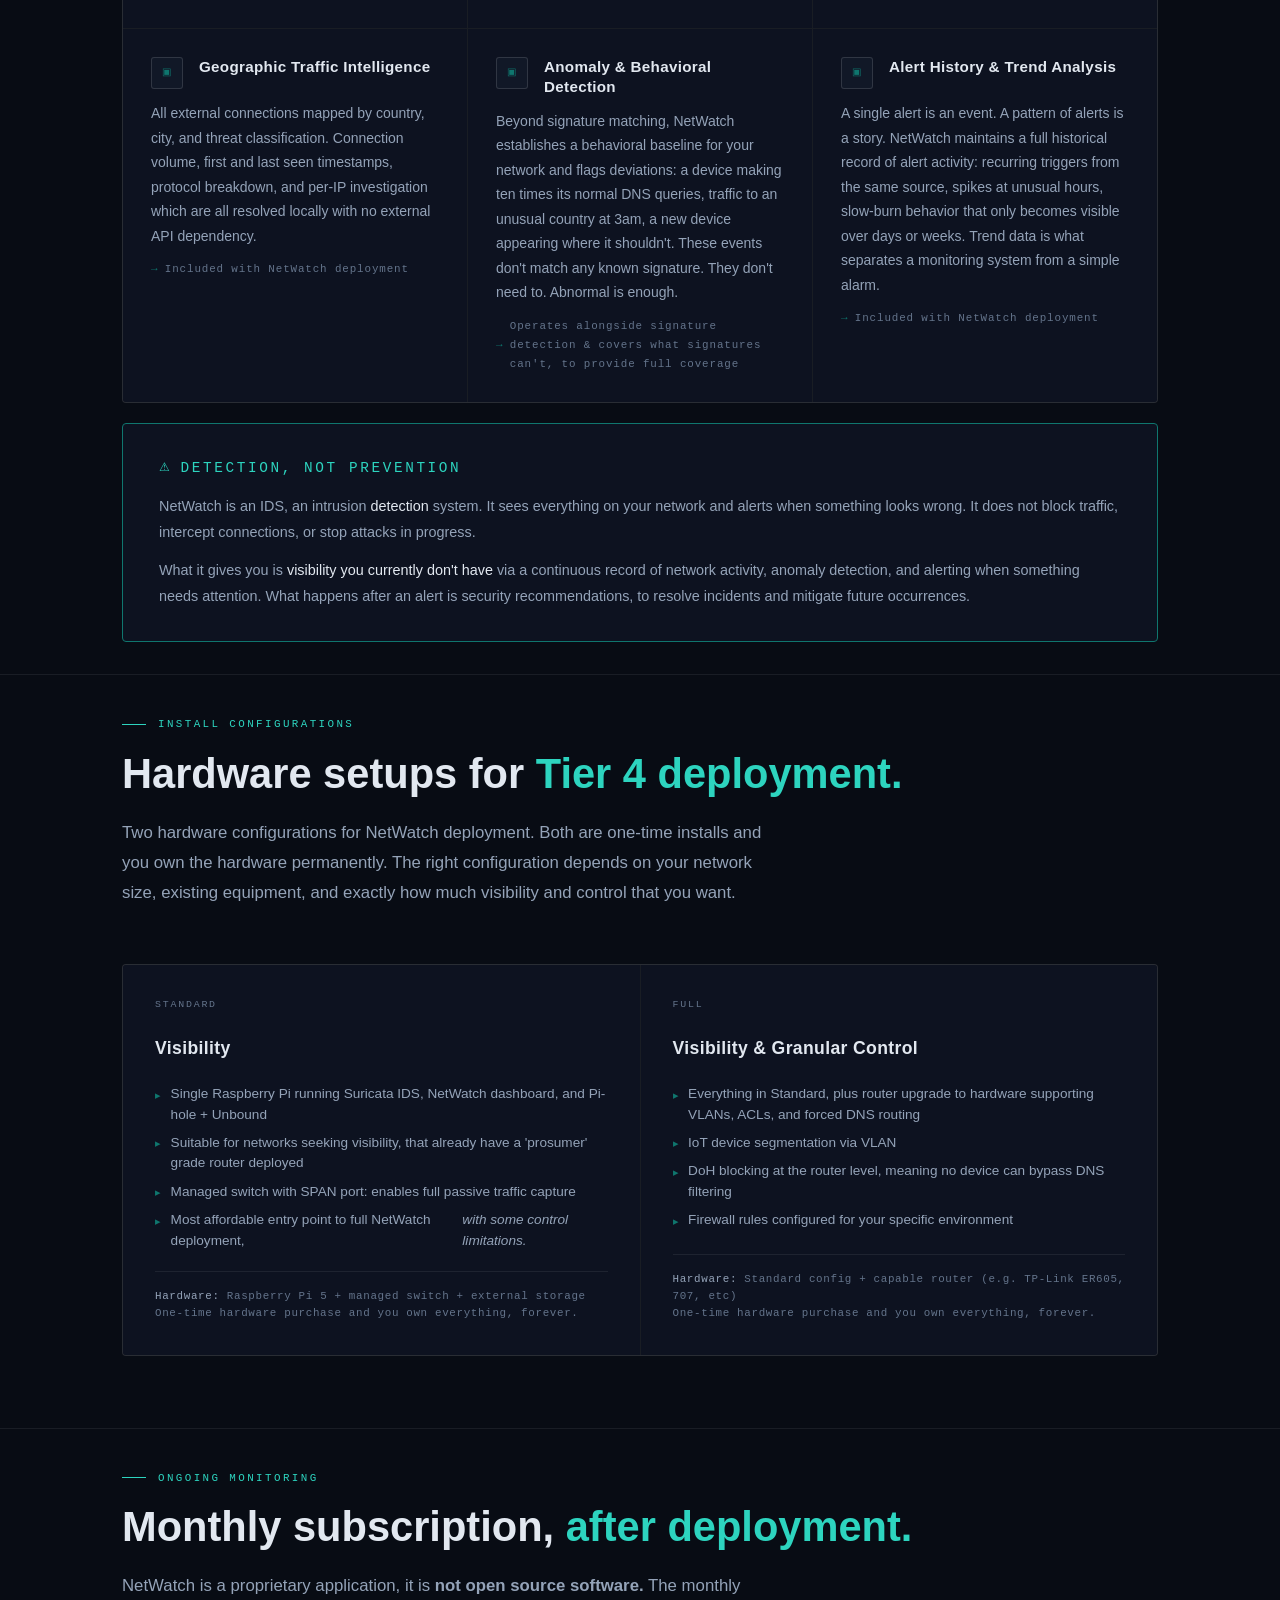
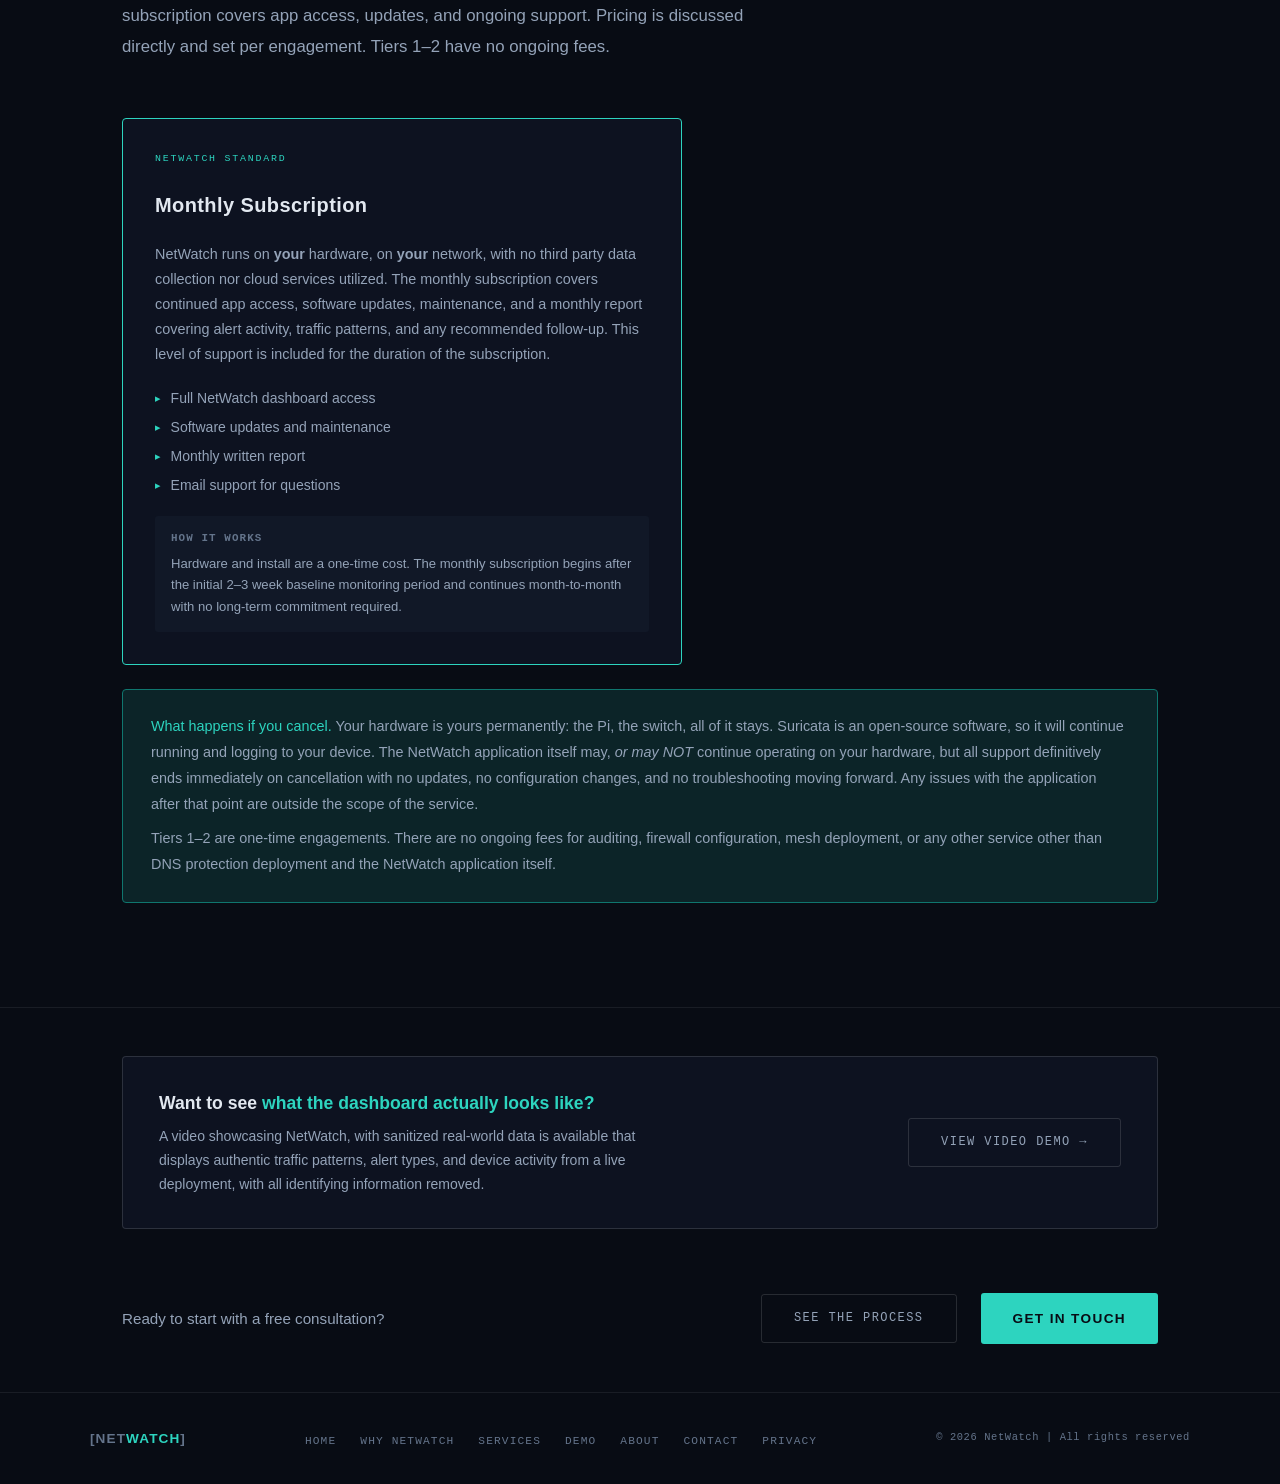
<file: services.html>
<!DOCTYPE html>
<html lang="en">
<head>
  <meta charset="UTF-8" />
  <link rel="icon" type="image/svg+xml" href="favicon.svg" />
  <meta http-equiv="Content-Security-Policy" content="default-src 'self'; script-src 'self' 'unsafe-inline'; connect-src 'self'; frame-src 'self'; img-src 'self' data:; style-src 'self' 'unsafe-inline' https://fonts.googleapis.com; font-src 'self' https://fonts.gstatic.com; worker-src 'self' blob:;">
  <meta name="viewport" content="width=device-width, initial-scale=1.0" />
  <title>Services | NetWatch Advanced</title>
  <link rel="preconnect" href="https://fonts.googleapis.com" />
  <link href="https://fonts.googleapis.com/css2?family=Chakra+Petch:wght@400;500;600;700&family=DM+Sans:wght@300;400;500&family=JetBrains+Mono:wght@400;500&display=swap" rel="stylesheet" />
  <link rel="stylesheet" href="assets/css/netwatch.css" />
  <style>
    /* ── SERVICE GROUPS ── */
    .service-group { margin-bottom: 2rem; }
    .service-group + .service-group { margin-top: 3.5rem; padding-top: 3.5rem; border-top: 1px solid var(--border); }
    .service-group-label { font-family: var(--mono); font-size: 0.65rem; letter-spacing: 0.22em; text-transform: uppercase; color: var(--text-dim); margin-bottom: 1rem; padding-bottom: 0.75rem; border-bottom: 1px solid var(--border); display: flex; align-items: center; gap: 0.75rem; }
    .service-group-label span { font-family: var(--mono); font-size: 0.6rem; color: var(--bg); background: var(--teal-dim); padding: 0.2rem 0.5rem; border-radius: 2px; letter-spacing: 0.1em; }
    .service-group-label span.t3, .service-group-label span.t4 { background: var(--teal); }

    /* ── SERVICE CARDS ── */
    .services-grid { display: grid; grid-template-columns: repeat(auto-fit, minmax(300px, 1fr)); gap: 1px; background: var(--border); border: 1px solid var(--border); border-radius: 4px; overflow: hidden; }
    .service-card { background: var(--bg2); padding: 1.75rem; transition: background 0.2s; }
    .service-card:hover { background: var(--bg3); }
    .service-card-header { display: flex; align-items: flex-start; gap: 1rem; margin-bottom: 0.75rem; }
    .service-icon { font-family: var(--mono); font-size: 0.65rem; letter-spacing: 0.1em; color: var(--teal-dim); width: 32px; height: 32px; border: 1px solid var(--border2); border-radius: 3px; display: flex; align-items: center; justify-content: center; flex-shrink: 0; background: var(--bg3); }
    .service-card h3 { font-family: var(--head); font-size: 0.95rem; font-weight: 600; color: var(--text); letter-spacing: 0.02em; line-height: 1.3; }
    .service-card p { font-size: 0.875rem; color: var(--text-muted); line-height: 1.75; }
    .service-card .service-note { font-family: var(--mono); font-size: 0.68rem; letter-spacing: 0.08em; color: var(--text-dim); margin-top: 0.75rem; display: flex; align-items: center; gap: 0.4rem; }
    .service-card .service-note::before { content: '→'; color: var(--teal-dim); }

    /* ── INSTALL CONFIGS ── */
    .install-grid { display: grid; grid-template-columns: repeat(2, 1fr); gap: 1px; background: var(--border); border: 1px solid var(--border); border-radius: 4px; overflow: hidden; margin-bottom: 2rem; }
    .install-card { background: var(--bg2); padding: 2rem; display: flex; flex-direction: column; gap: 1.25rem; }
    .install-card.featured { background: var(--bg3); border-left: 2px solid var(--teal); }
    .install-card-label { font-family: var(--mono); font-size: 0.62rem; letter-spacing: 0.18em; text-transform: uppercase; color: var(--text-dim); }
    .install-card.featured .install-card-label { color: var(--teal); }
    .install-card h3 { font-family: var(--head); font-size: 1.1rem; font-weight: 700; color: var(--text); letter-spacing: 0.02em; }
    .install-includes { list-style: none; display: flex; flex-direction: column; gap: 0.5rem; flex: 1; }
    .install-includes li { font-size: 0.85rem; color: var(--text-muted); line-height: 1.5; display: flex; align-items: flex-start; gap: 0.6rem; }
    .install-includes li::before { content: '▸'; color: var(--teal-dim); font-size: 0.7rem; flex-shrink: 0; margin-top: 0.15rem; }
    .install-card.featured .install-includes li::before { color: var(--teal); }
    .install-hardware-note { font-family: var(--mono); font-size: 0.68rem; letter-spacing: 0.06em; color: var(--text-dim); padding-top: 1rem; border-top: 1px solid var(--border); line-height: 1.6; }
    .install-hardware-note strong { color: var(--text-muted); font-weight: 500; }

    /* ── SUBSCRIPTION ── */
    .sub-card { background: var(--bg2); border: 1px solid var(--border2); border-radius: 4px; padding: 2rem; display: flex; flex-direction: column; gap: 1.25rem; }
    .sub-card.featured { border-color: var(--teal); }
    .sub-card-label { font-family: var(--mono); font-size: 0.62rem; letter-spacing: 0.18em; text-transform: uppercase; color: var(--text-dim); }
    .sub-card.featured .sub-card-label { color: var(--teal); }
    .sub-card h3 { font-family: var(--head); font-size: 1.25rem; font-weight: 700; color: var(--text); letter-spacing: 0.02em; }
    .sub-card-desc { font-size: 0.9rem; color: var(--text-muted); line-height: 1.75; }
    .sub-includes { list-style: none; display: flex; flex-direction: column; gap: 0.5rem; }
    .sub-includes li { font-size: 0.875rem; color: var(--text-muted); display: flex; align-items: flex-start; gap: 0.6rem; line-height: 1.5; }
    .sub-includes li::before { content: '▸'; color: var(--teal-dim); font-size: 0.7rem; flex-shrink: 0; margin-top: 0.15rem; }
    .sub-card.featured .sub-includes li::before { color: var(--teal); }
    .sub-fit { padding: 0.9rem 1rem; background: var(--bg3); border-radius: 3px; font-size: 0.82rem; color: var(--text-muted); line-height: 1.65; }
    .sub-fit strong { font-family: var(--mono); font-size: 0.68rem; letter-spacing: 0.1em; text-transform: uppercase; color: var(--text-dim); display: block; margin-bottom: 0.3rem; }

    /* ── DEMO CTA ── */
    .demo-cta { background: var(--bg2); border: 1px solid var(--border2); border-radius: 4px; padding: 2rem 2.25rem; display: flex; align-items: center; justify-content: space-between; gap: 2rem; flex-wrap: wrap; margin-bottom: 2rem; }
    .demo-cta-content h3 { font-family: var(--head); font-size: 1.1rem; font-weight: 700; color: var(--text); margin-bottom: 0.4rem; }
    .demo-cta-content h3 em { font-style: normal; color: var(--teal); }
    .demo-cta-content p { font-size: 0.875rem; color: var(--text-muted); line-height: 1.7; max-width: 520px; }

    /* ── STICKY TIER NAV ── */
    .tier-nav { position: sticky; top: var(--nav-height); z-index: 90; background: rgba(8, 12, 20, 0.95); backdrop-filter: blur(12px); border-bottom: 1px solid var(--border); }
    .tier-nav-inner { max-width: 1100px; margin: 0 auto; padding: 0 2rem; display: flex; align-items: stretch; gap: 0; overflow-x: auto; scrollbar-width: none; }
    .tier-nav-inner::-webkit-scrollbar { display: none; }
    .tier-nav-item { display: flex; flex-direction: column; justify-content: center; padding: 0.85rem 1.25rem; text-decoration: none; border-bottom: 2px solid transparent; flex-shrink: 0; transition: border-color 0.2s, background 0.2s; gap: 0.15rem; }
    .tier-nav-item:hover { border-bottom-color: var(--teal-dim); background: rgba(45, 212, 191, 0.04); }
    .tier-nav-item.active { border-bottom-color: var(--teal); }
    .tier-nav-num { font-family: var(--mono); font-size: 0.6rem; letter-spacing: 0.15em; text-transform: uppercase; color: var(--text-dim); }
    .tier-nav-item.active .tier-nav-num { color: var(--teal); }
    .tier-nav-name { font-family: var(--head); font-size: 0.8rem; font-weight: 600; color: var(--text-muted); letter-spacing: 0.02em; }
    .tier-nav-item:hover .tier-nav-name, .tier-nav-item.active .tier-nav-name { color: var(--text); }
    .tier-nav-divider { width: 1px; background: var(--border); margin: 0.6rem 0; flex-shrink: 0; }

    /* ── RESPONSIVE ── */
    @media (max-width: 768px) {
      .install-grid { grid-template-columns: 1fr; }
      .install-card.featured { border-left: none; border-top: 2px solid var(--teal); }
    }
    @media (max-width: 600px) { .tier-nav-item { padding: 0.75rem 1rem; } .tier-nav-name { font-size: 0.75rem; } }
    @media (max-width: 540px) { .services-grid { grid-template-columns: 1fr; } }
  </style>
</head>
<body>

  <div id="site-nav" data-active="services"></div>

  <!-- ── STICKY TIER NAV ── -->
  <div class="tier-nav" id="tierNav">
    <div class="tier-nav-inner">
      <a href="#tier-1" class="tier-nav-item active">
        <span class="tier-nav-num">Tier 1</span>
        <span class="tier-nav-name">Foundation</span>
      </a>
      <div class="tier-nav-divider"></div>
      <a href="#tier-2" class="tier-nav-item">
        <span class="tier-nav-num">Tier 2</span>
        <span class="tier-nav-name">Infrastructure</span>
      </a>
      <div class="tier-nav-divider"></div>
      <a href="#tier-3" class="tier-nav-item">
        <span class="tier-nav-num">Tier 3</span>
        <span class="tier-nav-name">DNS</span>
      </a>
      <div class="tier-nav-divider"></div>
      <a href="#tier-4" class="tier-nav-item">
        <span class="tier-nav-num">Tier 4</span>
        <span class="tier-nav-name">NetWatch IDS</span>
      </a>
      <div class="tier-nav-divider"></div>
      <a href="#install-configs" class="tier-nav-item">
        <span class="tier-nav-num">Hardware</span>
        <span class="tier-nav-name">Install Configs</span>
      </a>
      <div class="tier-nav-divider"></div>
      <a href="#subscription" class="tier-nav-item">
        <span class="tier-nav-num">Subscription</span>
        <span class="tier-nav-name">Monitoring</span>
      </a>
      <div class="tier-nav-divider"></div>
      <a href="#demo" class="tier-nav-item">
        <span class="tier-nav-num">Video</span>
        <span class="tier-nav-name">Demonstration</span>
      </a>
    </div>
  </div>

  <div style="max-width: 1100px; margin: 0 auto; padding: 2rem 2rem 0;">
    <div class="breadcrumb">
      <a href="index.html">Home</a>
      <span>/</span>
      <span style="color: var(--text-muted);">Services</span>
    </div>
  </div>

  <div class="page-header">
    <p class="page-eyebrow">What We Do</p>
    <h1>Services that build on <em>each other.</em></h1>
    <p class="lead">
      Every service offering maps to the four-tier engagement model.
      What's possible at each stage depends on what you're starting with,
      which is exactly what Tier 1 is for.
    </p>
  </div>

  <div class="divider-full"></div>

  <!-- ── HARDWARE REALITY ── -->
  <section class="section" style="padding-bottom: 2rem;">
    <div class="hardware-callout">
      <p class="hardware-callout-label">Before we begin</p>
      <p>
        Not all hardware supports all features. A standard ISP-provided router cannot do
        VLAN segmentation, forced DNS routing, or granular firewall rules and those require
        a more capable router and, in some cases, a managed switch. <strong>This is not a problem,
        but rather useful information.</strong> The Tier 1 audit exists to establish exactly what your
        current hardware supports, what it can't do, and what a hardware upgrade would
        actually unlock for you.
      </p>
      <p>
        No service is recommended before that baseline is established. And no hardware
        purchase is ever required, it's always your call whether the upgrade is worth it.
        We document what's possible at every level so you can make that decision with
        complete information and make your decisions based on your goals and the hardware required to achieve them.
      </p>
    </div>
  </section>

  <!-- ── TIER 1 ── -->
  <section class="section" id="tier-1" style="padding-top: 0; padding-bottom: 2rem;">
    <div class="service-group">
      <p class="service-group-label"><span>Tier 1</span> Foundation - always first</p>
      <div class="services-grid">
        <div class="service-card">
          <div class="service-card-header"><div class="service-icon">01</div><h3>Connectivity & Coverage Audit</h3></div>
          <p>A systematic assessment of your current network: throughput vs. your plan speed, Wi-Fi coverage and dead zones, channel interference, ISP equipment performance, and router placement. Findings are documented in writing.</p>
          <p class="service-note">Produces a written findings doc and recommendations</p>
        </div>
        <div class="service-card">
          <div class="service-card-header"><div class="service-icon">→</div><h3>Hardware Capability Assessment</h3></div>
          <p>Part of every Tier 1 audit. We determine what your existing hardware is actually capable of: which security features it supports, which it doesn't, and what a targeted upgrade would unlock. No assumptions, no surprises later.</p>
          <p class="service-note">Required before any Tier 2–4 work begins</p>
        </div>
      </div>
    </div>

    <!-- ── TIER 2 ── -->
    <div class="service-group" id="tier-2">
      <p class="service-group-label"><span>Tier 2</span> Infrastructure & IT Support</p>
      <div class="services-grid">
        <div class="service-card">
          <div class="service-card-header"><div class="service-icon">◈</div><h3>Ongoing IT Support & Helpdesk</h3></div>
          <p>Your dedicated point of contact for day-to-day IT questions, troubleshooting, and break/fix. When something goes wrong we assess the situation, tell you clearly whether it's a network issue, and address it if it is. Direct access to the person who knows your network, not a ticket system.</p>
          <p class="service-note">Available as standalone or alongside other Tier 2 work</p>
        </div>
        <div class="service-card">
          <div class="service-card-header"><div class="service-icon">◈</div><h3>Firewall Configuration</h3></div>
          <p>Firewall rule sets configured for your environment: inbound and outbound traffic controls, default-deny posture, port management, and logging. Configured to what your hardware actually supports.</p>
          <p class="service-note">Scope depends on router capability established in Tier 1</p>
        </div>
        <div class="service-card">
          <div class="service-card-header"><div class="service-icon">◈</div><h3>VLAN Network Segmentation</h3></div>
          <p>Logical separation of your network into isolated segments: guest WiFi, POS and payment systems, staff devices, and IoT equipment. Keeps payment infrastructure separate from untrusted traffic, addresses PCI-DSS segmentation requirements, and prevents lateral movement if any device is compromised.</p>
          <p class="service-note">Requires hardware capable of 802.1Q, confirmed in Tier 1</p>
        </div>
        <div class="service-card">
          <div class="service-card-header"><div class="service-icon">◈</div><h3>Patch Management & Firmware Updates</h3></div>
          <p>Network hardware and device firmware left unpatched is one of the most common and preventable exposures. Routers, switches, and network-connected devices tracked and kept current.</p>
          <p class="service-note">Included as part of ongoing IT support or standalone engagement</p>
        </div>
        <div class="service-card">
          <div class="service-card-header"><div class="service-icon">◈</div><h3>Hardware Recommendations & Sourcing</h3></div>
          <p>Specific, justified hardware recommendations based on your audit findings and goals, for your specific network architecture, never a generic list. We standardize on known, tested equipment so the support surface stays manageable and outcomes are predictable.</p>
          <p class="service-note">Written recommendation provided regardless of whether you proceed with NetWatch or not</p>
        </div>
        <div class="service-card">
          <div class="service-card-header"><div class="service-icon">◈</div><h3>Security Architecture Advising</h3></div>
          <p>A broader look at your security posture: what's well-configured, what's exposed, and what the realistic threat vectors are for your environment. Plain language, no alarmism, actionable output.</p>
          <p class="service-note">Standalone engagement or included with other Tier 2 work</p>
        </div>
      </div>
    </div>

    <!-- ── TIER 3 ── -->
    <div class="service-group" id="tier-3">
      <p class="service-group-label"><span class="t3">Tier 3</span> DNS Layer - no router upgrade required</p>
      <div class="services-grid">
        <div class="service-card">
          <div class="service-card-header"><div class="service-icon">⬡</div><h3>Recursive DNS Deployment</h3></div>
          <p>Pi-hole with Unbound deployed on a Raspberry Pi you own. Network-wide ad and tracker blocking for all devices using DHCP-assigned DNS, fully recursive resolution with no third-party resolver dependency, and DNSSEC validation. Devices with hardcoded DNS settings can attempt to bypass Pi-hole; full enforcement requires a router capable of NAT port redirection, which is assessed and addressed in Tier 1 and Tier 2.</p>
          <p class="service-note">Works with your existing router, but bypass enforcement depends on router capability</p>
        </div>
        <div class="service-card">
          <div class="service-card-header"><div class="service-icon">⬡</div><h3>DNS Analytics & Query Logging</h3></div>
          <p>90-day query history, per-device analytics, blocked domain tracking, and health scoring across all devices on your network. Surfaces anomalous DNS behavior: devices querying unusual domains, NXDOMAIN spikes, bypass attempts.</p>
          <p class="service-note">Included with DNS deployment</p>
        </div>
      </div>
      <div class="ownership-note" style="margin-top: 1.25rem; margin-bottom: 0;">
        <p>
          <strong>Open source, no licensing fees.</strong> Pi-hole and Unbound are open source
          software. You're paying for the hardware, the configuration, and the deployment,
          not a license. The Pi with software is yours permanently.
        </p>
        <p>
          <strong>30-day support included.</strong> Every DNS deployment includes 30 days
          of support coverage: configuration issues, troubleshooting, and break/fix are
          handled at no additional cost during that window. This covers the most likely
          incident period and ensures any issues stemming from the deployment itself are
          resolved without question or cost to you.
        </p>
        <p>
          After 30 days, support continues on a per-engagement basis. Options at that
          point are discussed directly but there's no obligation to continue and no
          automatic charges. There is an option for a monthly retainer to have dedicated
          IT helpdesk for your network to provide you peace of mind, or a 'banked' approach with a set lump
          payment made at one time to be used during any networking issues in the future, at a set rate
          per hour. We strive to offer flexibility to find what works best for you.
        </p>
      </div>
    </div>

    <!-- ── TIER 4 ── -->
    <div class="service-group" id="tier-4" style="margin-bottom: 0;">
      <p class="service-group-label"><span class="t4">Tier 4</span> NetWatch IDS - full deployment</p>
      <div class="services-grid">
        <div class="service-card">
          <div class="service-card-header"><div class="service-icon">▣</div><h3>Suricata IDS Deployment</h3></div>
          <p>Suricata intrusion detection system deployed on a dedicated Raspberry Pi, configured for your network, with both signature-based and heuristic detection. Passively monitors all traffic via SPAN port; meaning no inline impact, no performance degradation, and no single point of failure.</p>
          <p class="service-note">Requires managed switch for SPAN port mirroring</p>
        </div>
        <div class="service-card">
          <div class="service-card-header"><div class="service-icon">▣</div><h3>NetWatch Dashboard</h3></div>
          <p>Purpose-built monitoring dashboard unifying Suricata IDS data and Pi-hole DNS telemetry into a single operational view. Real-time alert feed, geographic traffic intelligence, device inventory and discovery, historical trends, and per-IP investigation with combined DNS and network context.</p>
          <p class="service-note">DNS telemetry requires Tier 3 deployment</p>
        </div>
        <div class="service-card">
          <div class="service-card-header"><div class="service-icon">▣</div><h3>Device Inventory & Discovery</h3></div>
          <p>Continuous monitoring of your network for new, returning, and unknown devices. Every device that appears on your network is flagged, timestamped, and logged. Named device registry maintained and updated over time.</p>
          <p class="service-note">Included with NetWatch deployment</p>
        </div>
        <div class="service-card">
          <div class="service-card-header"><div class="service-icon">▣</div><h3>Geographic Traffic Intelligence</h3></div>
          <p>All external connections mapped by country, city, and threat classification. Connection volume, first and last seen timestamps, protocol breakdown, and per-IP investigation which are all resolved locally with no external API dependency.</p>
          <p class="service-note">Included with NetWatch deployment</p>
        </div>
        <div class="service-card">
          <div class="service-card-header"><div class="service-icon">▣</div><h3>Anomaly & Behavioral Detection</h3></div>
          <p>Beyond signature matching, NetWatch establishes a behavioral baseline for your network and flags deviations: a device making ten times its normal DNS queries, traffic to an unusual country at 3am, a new device appearing where it shouldn't. These events don't match any known signature. They don't need to. Abnormal is enough.</p>
          <p class="service-note">Operates alongside signature detection & covers what signatures can't, to provide full coverage</p>
        </div>
        <div class="service-card">
          <div class="service-card-header"><div class="service-icon">▣</div><h3>Alert History & Trend Analysis</h3></div>
          <p>A single alert is an event. A pattern of alerts is a story. NetWatch maintains a full historical record of alert activity: recurring triggers from the same source, spikes at unusual hours, slow-burn behavior that only becomes visible over days or weeks. Trend data is what separates a monitoring system from a simple alarm.</p>
          <p class="service-note">Included with NetWatch deployment</p>
        </div>
      </div>
      <div class="hardware-callout" style="margin-top: 1.25rem; margin-bottom: 0; border-color: var(--teal-dim);">
        <p class="hardware-callout-label" style="color: var(--teal);">Detection, not prevention</p>
        <p>NetWatch is an IDS, an intrusion <strong>detection</strong> system. It sees everything on your network and alerts when something looks wrong. It does not block traffic, intercept connections, or stop attacks in progress.</p>
        <p>What it gives you is <strong>visibility you currently don't have</strong> via a continuous record of network activity, anomaly detection, and alerting when something needs attention. What happens after an alert is security recommendations, to resolve incidents and mitigate future occurrences.</p>
      </div>
    </div>
  </section>

  <div class="divider-full"></div>

  <!-- ── INSTALL CONFIGURATIONS ── -->
  <section class="section" id="install-configs">
    <p class="section-label">Install Configurations</p>
    <h2>Hardware setups for <em>Tier 4 deployment.</em></h2>
    <p class="section-intro">
      Two hardware configurations for NetWatch deployment. Both are one-time installs and
      you own the hardware permanently. The right configuration depends on your network
      size, existing equipment, and exactly how much visibility and control that you want.
    </p>
    <div class="install-grid">
      <div class="install-card">
        <p class="install-card-label">Standard</p>
        <h3>Visibility</h3>
        <ul class="install-includes">
          <li>Single Raspberry Pi running Suricata IDS, NetWatch dashboard, and Pi-hole + Unbound</li>
          <li>Suitable for networks seeking visibility, that already have a 'prosumer' grade router deployed</li>
          <li>Managed switch with SPAN port: enables full passive traffic capture</li>
          <li>Most affordable entry point to full NetWatch deployment, <i>with some control limitations.</i></li>
        </ul>
        <p class="install-hardware-note">
          <strong>Hardware:</strong> Raspberry Pi 5 + managed switch + external storage<br />
          One-time hardware purchase and you own everything, forever.
        </p>
      </div>
      <div class="install-card">
        <p class="install-card-label">Full</p>
        <h3>Visibility & Granular Control</h3>
        <ul class="install-includes">
          <li>Everything in Standard, plus router upgrade to hardware supporting VLANs, ACLs, and forced DNS routing</li>
          <li>IoT device segmentation via VLAN</li>
          <li>DoH blocking at the router level, meaning no device can bypass DNS filtering</li>
          <li>Firewall rules configured for your specific environment</li>
        </ul>
        <p class="install-hardware-note">
          <strong>Hardware:</strong> Standard config + capable router (e.g. TP-Link ER605, 707, etc)<br />
          One-time hardware purchase and you own everything, forever.
        </p>
      </div>
    </div>
  </section>

  <div class="divider-full"></div>

  <!-- ── MONITORING SUBSCRIPTIONS ── -->
  <section class="section" id="subscription">
    <p class="section-label">Ongoing Monitoring</p>
    <h2>Monthly subscription, <em>after deployment.</em></h2>
    <p class="section-intro">
      NetWatch is a proprietary application, it is <b>not open source software.</b> The monthly
      subscription covers app access, updates, and ongoing support. Pricing is
      discussed directly and set per engagement. Tiers 1–2 have no ongoing fees.
    </p>
    <div style="max-width: 560px;">
      <div class="sub-card featured">
        <p class="sub-card-label">NetWatch Standard</p>
        <h3>Monthly Subscription</h3>
        <p class="sub-card-desc">
          NetWatch runs on <b>your</b> hardware, on <b>your</b> network, with no third party data collection nor
          cloud services utilized. The monthly subscription
          covers continued app access, software updates, maintenance, and a monthly
          report covering alert activity, traffic patterns, and any recommended
          follow-up. This level of support is included for the duration of the subscription.
        </p>
        <ul class="sub-includes">
          <li>Full NetWatch dashboard access</li>
          <li>Software updates and maintenance</li>
          <li>Monthly written report</li>
          <li>Email support for questions</li>
        </ul>
        <div class="sub-fit">
          <strong>How it works</strong>
          Hardware and install are a one-time cost. The monthly subscription begins
          after the initial 2–3 week baseline monitoring period and continues
          month-to-month with no long-term commitment required.
        </div>
      </div>
    </div>

    <!--
    ═══════════════════════════════════════════════════════════════
    TIER 4B — ACTIVE MONITORING (COMING SOON)
    Enable when Tailscale remote response capability is built.
    Requires: operator alerting via Tailscale, remote dashboard
    access to client instances, real-time triage workflow.
    ═══════════════════════════════════════════════════════════════

    <div class="sub-card">
      <p class="sub-card-label">NetWatch Monitored</p>
      <h3>Active Oversight</h3>
      <p class="sub-card-desc">
        Everything in Standard, plus active operator monitoring. When a significant
        anomaly fires, the operator reviews it remotely in real time and contacts
        you directly with findings and recommended action. Weekly reports.
        This tier has a capacity ceiling — not all slots are always available.
      </p>
      <ul class="sub-includes">
        <li>Everything in NetWatch Standard</li>
        <li>Weekly written report</li>
        <li>Active anomaly review — operator notified on significant events</li>
        <li>Real-time remote triage and direct client contact</li>
        <li>Guided response: quarantine recommendations, firewall adjustments</li>
      </ul>
      <div class="sub-fit">
        <strong>Best fit for</strong>
        Clients who want a human expert actively watching and ready to advise
        the moment something needs attention — without having to interpret
        alerts themselves.
      </div>
    </div>

    -->

    <div class="ownership-note" style="margin-top: 1.5rem;">
      <p>
        <strong>What happens if you cancel.</strong> Your hardware is yours permanently:
        the Pi, the switch, all of it stays. Suricata is an open-source software, so it will
        continue running and logging to your device. The NetWatch application itself may, <i>or may NOT</i> continue operating on your hardware,
        but all support definitively ends immediately on cancellation with no updates, no configuration
        changes, and no troubleshooting moving forward. Any issues with the application after that point
        are outside the scope of the service.
      </p>
      <p>
        Tiers 1–2 are one-time engagements. There are no ongoing fees for auditing,
        firewall configuration, mesh deployment, or any other service other than
        DNS protection deployment and the NetWatch application itself.
      </p>
    </div>
  </section>

  <div class="divider-full"></div>

  <!-- ── DEMO CTA ── -->
  <section class="section" style="padding-top: 3rem; padding-bottom: 3rem;" id="demo">
    <div class="demo-cta">
      <div class="demo-cta-content">
        <h3>Want to see <em>what the dashboard actually looks like?</em></h3>
        <p>
          A video showcasing NetWatch, with sanitized real-world data is available that displays authentic
          traffic patterns, alert types, and device activity from a live deployment,
          with all identifying information removed.
        </p>
      </div>
      <a href="demo.html" class="btn-ghost">View Video Demo →</a>
    </div>
    <div class="cta-row" style="padding: 2rem 0 0; max-width: 100%;">
      <p>Ready to start with a free consultation?</p>
      <a href="index.html#how-it-works" class="btn-ghost">See the Process</a>
      <a href="contact.html" class="btn-primary">Get in Touch</a>
    </div>
  </section>

  <footer id="site-footer"></footer>

  <script src="assets/js/netwatch.js"></script>
  <script>
    /* ── SERVICES: TIER NAV SCROLL SPY ── */
    const tierNavItems = document.querySelectorAll('.tier-nav-item');
    const tierSections = ['tier-1', 'tier-2', 'tier-3', 'tier-4', 'install-configs', 'subscription', 'demo'];
    const stickyOffset = 64 + 56;

    function updateTierNav() {
      let current = tierSections[0];
      const triggerLine = stickyOffset + (window.innerHeight * 0.25);
      tierSections.forEach(id => {
        const el = document.getElementById(id);
        if (el && el.getBoundingClientRect().top <= triggerLine) current = id;
      });
      tierNavItems.forEach(item => {
        item.classList.toggle('active', item.getAttribute('href') === '#' + current);
      });
    }

    window.addEventListener('scroll', updateTierNav, { passive: true });
    updateTierNav();
  </script>

</body>
</html>
</file>
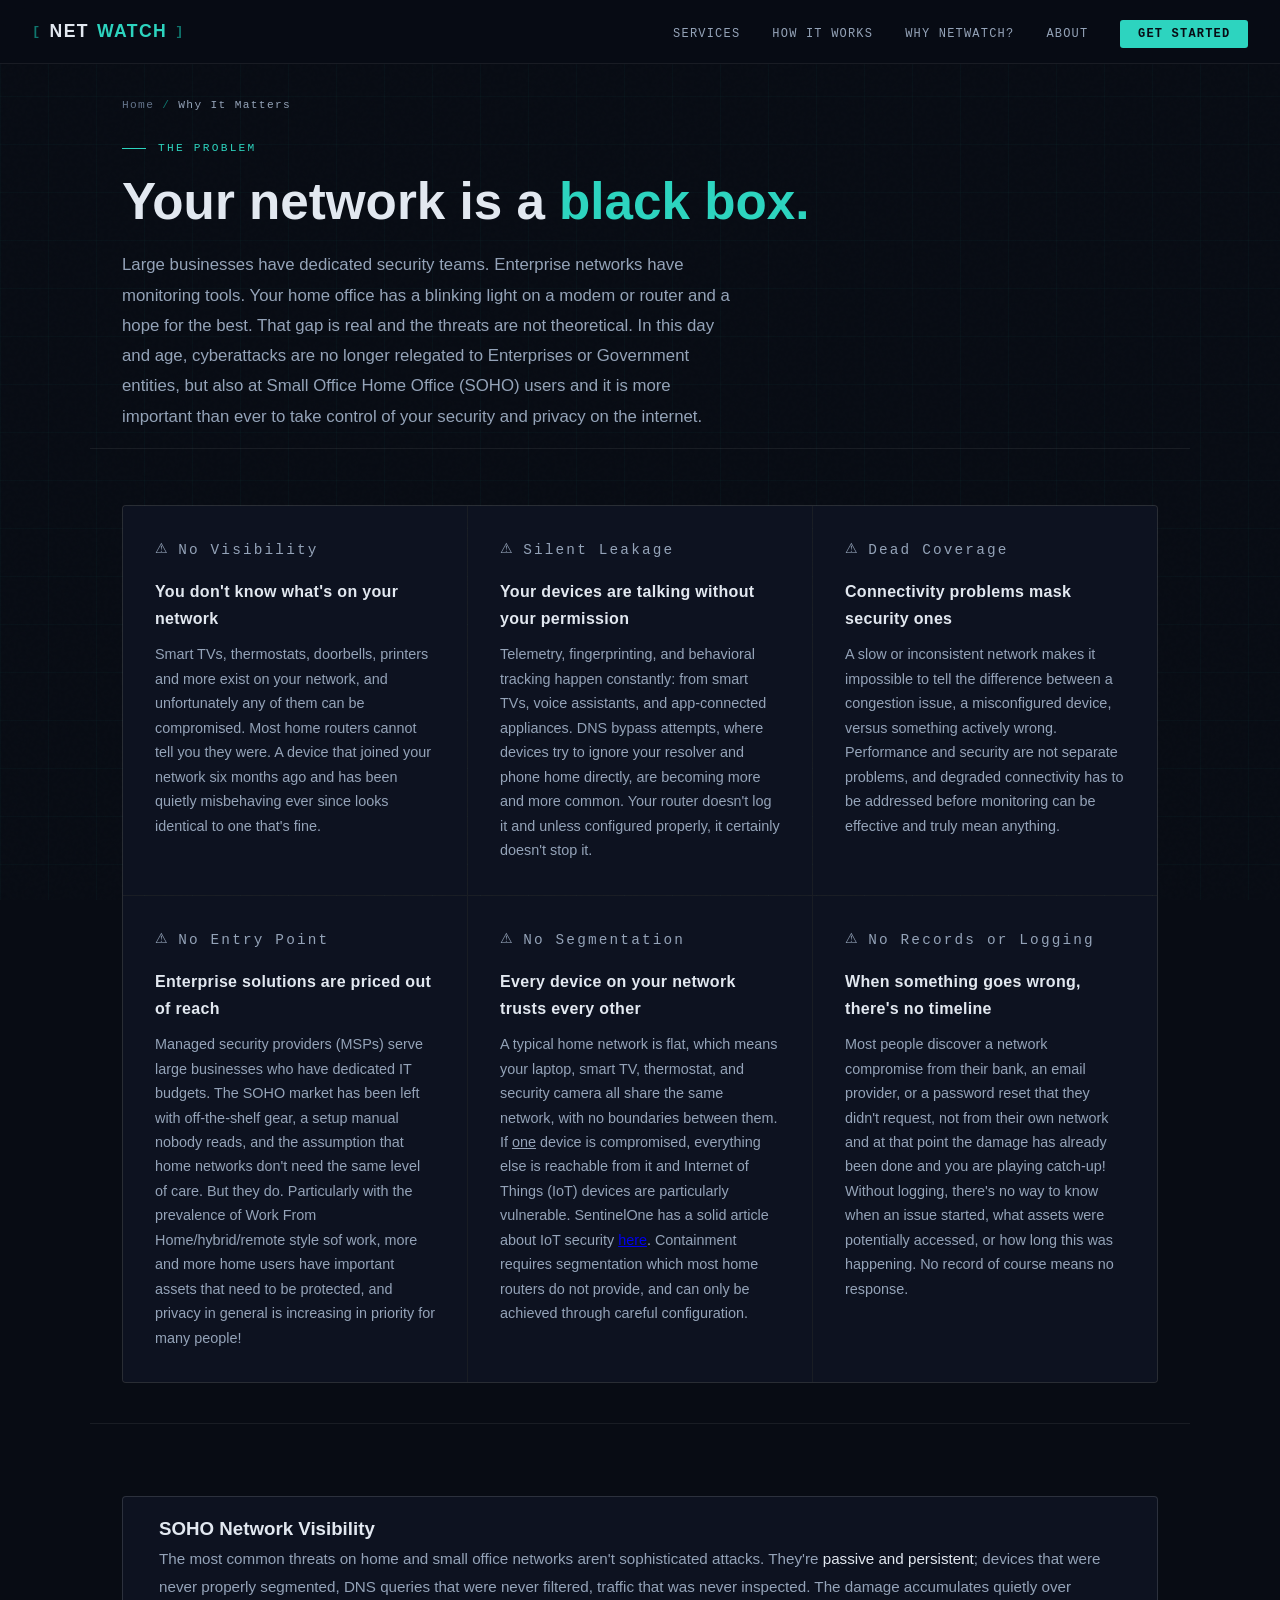
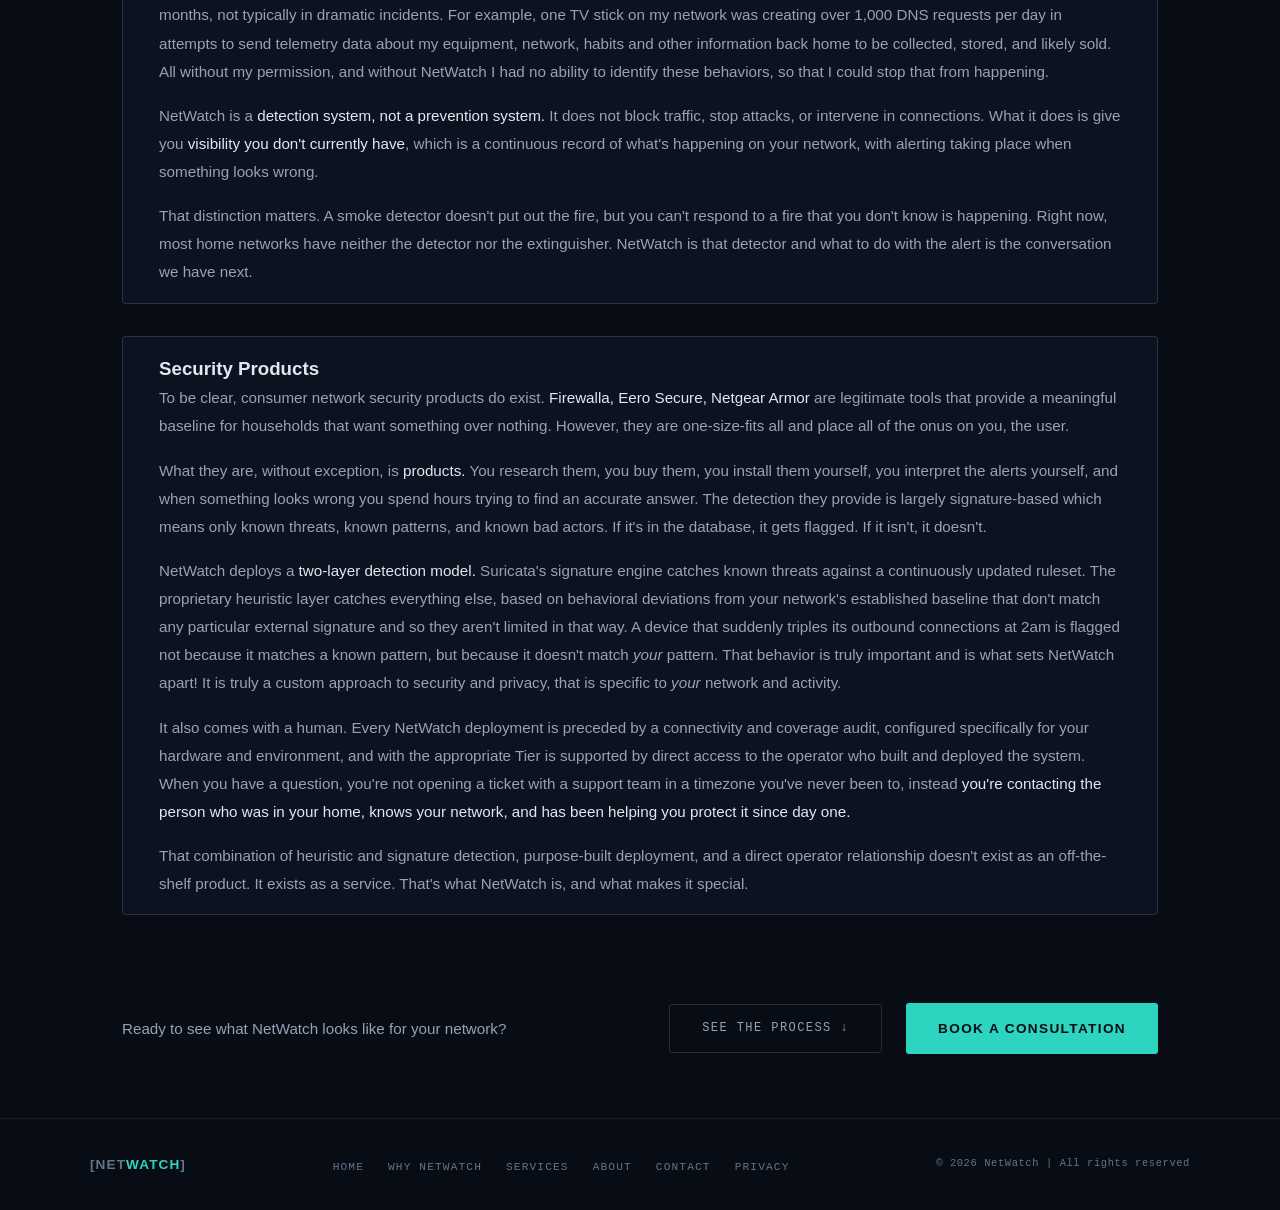
<file: why.html>
<!DOCTYPE html>
<html lang="en">
<head>
  <meta charset="UTF-8" />
  <link rel="icon" type="image/svg+xml" href="favicon.svg" />
  <meta http-equiv="Content-Security-Policy"
  content="
    default-src 'self';
    script-src 'self' 'unsafe-inline';
    connect-src 'self';
    frame-src 'self';
    img-src 'self' data:;
    style-src 'self' 'unsafe-inline' https://fonts.googleapis.com;
    font-src 'self' https://fonts.gstatic.com;
    worker-src 'self' blob:;
  ">
  <meta name="viewport" content="width=device-width, initial-scale=1.0" />
  <title>Why It Matters | NetWatch</title>
  <link rel="preconnect" href="https://fonts.googleapis.com" />
  <link href="https://fonts.googleapis.com/css2?family=Chakra+Petch:wght@400;500;600;700&family=DM+Sans:wght@300;400;500&family=JetBrains+Mono:wght@400;500&display=swap" rel="stylesheet" />
  <link rel="stylesheet" href="assets/css/netwatch.css" />

  <style>
    /* ── WHY: PROBLEM GRID ── */
    .problem-grid {
      display: grid;
      grid-template-columns: repeat(auto-fit, minmax(260px, 1fr));
      gap: 1px;
      background: var(--border);
      border: 1px solid var(--border);
      border-radius: 4px;
      overflow: hidden;
      margin-top: 1rem;
    }

    .problem-card {
      background: var(--bg2);
      padding: 2rem;
      transition: background 0.2s;
    }

    .problem-card:hover { background: var(--bg3); }

    .problem-icon {
      font-family: var(--mono);
      font-size: 0.7rem;
      letter-spacing: 0.15em;
      color: var(--amber);
      margin-bottom: 1rem;
      display: flex;
      align-items: center;
      gap: 0.5rem;
    }

    .problem-icon::before { content: '⚠'; font-size: 0.85rem; }

    .problem-card h3 {
      font-family: var(--head);
      font-size: 1rem;
      font-weight: 600;
      color: var(--text);
      margin-bottom: 0.6rem;
      letter-spacing: 0.02em;
    }

    .problem-card p {
      font-size: 0.9rem;
      color: var(--text-muted);
      line-height: 1.7;
    }

    /* ── WHY: PAGE HEADER ANIMATIONS ── */
    .page-eyebrow { animation: fadeUp 0.4s ease both; }
    .page-header h1 { animation: fadeUp 0.4s 0.08s ease both; }
    .page-header .lead { animation: fadeUp 0.4s 0.16s ease both; }
  </style>
</head>
<body>

  <nav>
    <a href="index.html" class="nav-logo">
      <span class="logo-bracket">[</span>NET<span>WATCH</span><span class="logo-bracket">]</span>
    </a>
    <ul class="nav-links">
      <li><a href="services.html">Services</a></li>
      <li><a href="index.html#how-it-works">How It Works</a></li>
      <li><a href="why.html">Why NetWatch?</a></li>
      <li><a href="about.html">About</a></li>
      <li><a href="contact.html" class="nav-cta">Get Started</a></li>
    </ul>
    <button class="nav-hamburger" aria-label="Toggle menu" onclick="toggleMenu()">
      <span></span><span></span><span></span>
    </button>
  </nav>

  <div class="mobile-menu" id="mobileMenu">
    <a href="services.html" onclick="toggleMenu()">Services</a>
    <a href="index.html#how-it-works" onclick="toggleMenu()">How It Works</a>
    <a href="why.html" onclick="toggleMenu()">Why NetWatch?</a>
    <a href="about.html" onclick="toggleMenu()">About</a>
    <a href="contact.html" class="nav-cta" onclick="toggleMenu()">Get Started</a>
  </div>

  <div class="page-header">
    <div class="breadcrumb">
      <a href="index.html">Home</a>
      <span>/</span>
      <span style="color: var(--text-muted);">Why It Matters</span>
    </div>
    <p class="page-eyebrow">The Problem</p>
    <h1>Your network is a <em>black box.</em></h1>
    <p class="lead">
      Large businesses have dedicated security teams. Enterprise networks have monitoring tools.
      Your home office has a blinking light on a modem or router and a hope for the best.
      That gap is real and the threats are not theoretical. In this day and age, cyberattacks are no longer
      relegated to Enterprises or Government entities, but also at Small Office Home Office (SOHO) users and it
      is more important than ever to take control of your security and privacy on the internet. 
    </p>
  </div>

  <div class="divider"></div>

  <section class="section">
    <div class="problem-grid">
      <div class="problem-card">
        <p class="problem-icon">No Visibility</p>
        <h3>You don't know what's on your network</h3>
        <p>Smart TVs, thermostats, doorbells, printers and more exist on your network, and unfortunately any of them can be compromised.
           Most home routers cannot tell you they were. A device that joined your network
           six months ago and has been quietly misbehaving ever since looks identical to one that's fine.</p>
      </div>
      <div class="problem-card">
        <p class="problem-icon">Silent Leakage</p>
        <h3>Your devices are talking without your permission</h3>
        <p>Telemetry, fingerprinting, and behavioral tracking happen constantly: from smart TVs,
           voice assistants, and app-connected appliances. DNS bypass attempts, where devices
           try to ignore your resolver and phone home directly, are becoming more and more common.
           Your router doesn't log it and unless configured properly, it certainly doesn't stop it.</p>
      </div>
      <div class="problem-card">
        <p class="problem-icon">Dead Coverage</p>
        <h3>Connectivity problems mask security ones</h3>
        <p>A slow or inconsistent network makes it impossible to tell the difference between
           a congestion issue, a misconfigured device, versus something actively wrong.
           Performance and security are not separate problems, and degraded connectivity
           has to be addressed before monitoring can be effective and truly mean anything.</p>
      </div>
      <div class="problem-card">
        <p class="problem-icon">No Entry Point</p>
        <h3>Enterprise solutions are priced out of reach</h3>
        <p>Managed security providers (MSPs) serve large businesses who have dedicated IT budgets.
           The SOHO market has been left with off-the-shelf gear, a setup manual nobody reads,
           and the assumption that home networks don't need the same level of care. But they do. Particularly
           with the prevalence of Work From Home/hybrid/remote style sof work, more and more home users have important
           assets that need to be protected, and privacy in general is increasing in priority for many people! </p>
      </div>
      <div class="problem-card">
        <p class="problem-icon">No Segmentation</p>
        <h3>Every device on your network trusts every other</h3>
        <p>A typical home network is flat, which means your laptop, smart TV, thermostat,
           and security camera all share the same network, with no boundaries between them.
           If <u>one</u> device is compromised, everything else is reachable from it and Internet of Things (IoT)
           devices are particularly vulnerable. SentinelOne has a solid article about IoT security <a href="https://www.sentinelone.com/cybersecurity-101/data-and-ai/iot-security-risks/"> here</a>.
           Containment requires segmentation which most home routers do not provide, and can only be achieved through
           careful configuration.</p>
      </div>
      <div class="problem-card">
        <p class="problem-icon">No Records or Logging</p>
        <h3>When something goes wrong, there's no timeline</h3>
        <p>Most people discover a network compromise from their bank, an email provider,
           or a password reset that they didn't request, not from their own network and at that point the damage has already 
           been done and you are playing catch-up!
           Without logging, there's no way to know when an issue started, what assets were potentially accessed,
           or how long this was happening. No record of course means no response.</p>
      </div>
    </div>
  </section>

  <div class="divider"></div>

  <section class="section">
    <div class="context-block">
        <h3>SOHO Network Visibility</h3>
      <p>
        The most common threats on home and small office networks aren't sophisticated attacks.
        They're <strong>passive and persistent</strong>; devices that were never properly segmented,
        DNS queries that were never filtered, traffic that was never inspected. The damage accumulates
        quietly over months, not typically in dramatic incidents. For example, one TV stick on my network
        was creating over 1,000 DNS requests per day in attempts to send telemetry data about my equipment, network,
        habits and other information back home to be collected, stored, and likely sold. All without my permission, and
        without NetWatch I had no ability to identify these behaviors, so that I could stop that from happening. 
      </p>
      <p>
        NetWatch is a <strong>detection system, not a prevention system.</strong> It does not block
        traffic, stop attacks, or intervene in connections. What it does is give you
        <strong>visibility you don't currently have</strong>, which is a continuous record of what's happening
        on your network, with alerting taking place when something looks wrong.
      </p>
      <p>
        That distinction matters. A smoke detector doesn't put out the fire, but you can't respond
        to a fire that you don't know is happening. Right now, most home networks have neither the detector
        nor the extinguisher. NetWatch is that detector and what to do with the alert is the conversation
        we have next.
      </p>
    </div>

    <div class="context-block">
    <h3>Security Products</h3>
      <p>
    To be clear, consumer network security products do exist. <strong>Firewalla, Eero Secure,
    Netgear Armor</strong> are legitimate tools that provide a meaningful
    baseline for households that want something over nothing. However, they are one-size-fits all and place all of the onus on you, the user. 
  </p>
  <p>
    What they are, without exception, is <strong>products.</strong> You research them, you buy them,
    you install them yourself, you interpret the alerts yourself, and when something
    looks wrong you spend hours trying to find an accurate answer. The detection they provide is largely
    signature-based which means only known threats, known patterns, and known bad actors.
    If it's in the database, it gets flagged. If it isn't, it doesn't.
  </p>
  <p>
    NetWatch deploys a <strong>two-layer detection model.</strong> Suricata's
    signature engine catches known threats against a continuously updated ruleset.
    The proprietary heuristic layer catches everything else, based on behavioral deviations from your
    network's established baseline that don't match any particular external signature and so they aren't limited in that way.
    A device that suddenly triples its outbound connections at 2am is flagged
    not because it matches a known pattern, but because it doesn't match
    <em>your</em> pattern. That behavior is truly important and is what sets NetWatch apart! It is truly
    a custom approach to security and privacy, that is specific to <em>your</em> network and activity. 
  </p>
  <p>
    It also comes with a human. Every NetWatch deployment is preceded by a
    connectivity and coverage audit, configured specifically for your hardware
    and environment, and with the appropriate Tier is supported by direct access to the operator who built
    and deployed the system. When you have a question, you're not opening a
    ticket with a support team in a timezone you've never been to, instead
    <strong>you're contacting the person who was in your home, knows your
    network, and has been helping you protect it since day one.</strong>
  </p>
  <p>
    That combination of heuristic and signature detection, purpose-built deployment,
    and a direct operator relationship doesn't exist as an off-the-shelf product.
    It exists as a service. That's what NetWatch is, and what makes it special.
  </p>
</div>
  </section>

  <div class="cta-row">
    <p>Ready to see what NetWatch looks like for your network?</p>
    <a href="index.html#how-it-works" class="btn-ghost">See the Process ↓</a>
    <a href="contact.html" class="btn-primary">Book a Consultation</a>
  </div>

  <footer>
    <div class="footer-inner">
      <span class="footer-brand">[NET<span>WATCH</span>]</span>
      <ul class="footer-links">
        <li><a href="index.html">Home</a></li>
        <li><a href="why.html">Why NetWatch</a></li>
        <li><a href="services.html">Services</a></li>
        <li><a href="about.html">About</a></li>
        <li><a href="contact.html">Contact</a></li>
        <li><a href="privacy.html">Privacy</a></li>
      </ul>
      <span class="footer-copy">&copy; 2026 NetWatch | All rights reserved</span>
    </div>
  </footer>

  <script>
    function toggleMenu() {
      document.getElementById('mobileMenu').classList.toggle('open');
    }

    document.addEventListener('click', function(e) {
      const menu = document.getElementById('mobileMenu');
      const hamburger = document.querySelector('.nav-hamburger');
      if (menu.classList.contains('open') && !menu.contains(e.target) && !hamburger.contains(e.target)) {
        menu.classList.remove('open');
      }
    });
  </script>

</body>
</html>
</file>
<file: assets/css/netwatch.css>
/* ============================================================
   NETWATCH.CSS — Shared Design System
   Page-specific styles live in on-page <style> blocks.
   ============================================================ */


/* ── RESET ── */
*, *::before, *::after {
  box-sizing: border-box;
  margin: 0;
  padding: 0;
}


/* ── DESIGN TOKENS ── */
:root {
  --bg:          #080c14;
  --bg2:         #0d1220;
  --bg3:         #111827;
  --border:      rgba(255, 255, 255, 0.07);
  --border2:     rgba(255, 255, 255, 0.13);
  --teal:        #2dd4bf;
  --teal-dim:    #0f766e;
  --teal-glow:   rgba(45, 212, 191, 0.12);
  --teal-hover:  #5eead4;
  --amber:       #f59e0b;
  --amber-dim:   rgba(245, 158, 11, 0.15);
  --text:        #e2e8f0;
  --text-muted:  #94a3b8;
  --text-dim:    #64748b;
  --mono:        'JetBrains Mono', monospace;
  --head:        'Chakra Petch', sans-serif;
  --body:        'DM Sans', sans-serif;
  --nav-height:  64px;
}


/* ── BASE ── */
html {
  scroll-behavior: smooth;
}

body {
  background: var(--bg);
  color: var(--text);
  font-family: var(--body);
  font-size: 16px;
  line-height: 1.7;
  min-height: 100vh;
  overflow-x: hidden;
}

body::before {
  content: '';
  position: fixed;
  inset: 0;
  background-image: url("data:image/svg+xml,%3Csvg viewBox='0 0 256 256' xmlns='http://www.w3.org/2000/svg'%3E%3Cfilter id='n'%3E%3CfeTurbulence type='fractalNoise' baseFrequency='0.9' numOctaves='4' stitchTiles='stitch'/%3E%3C/filter%3E%3Crect width='100%25' height='100%25' filter='url(%23n)' opacity='0.03'/%3E%3C/svg%3E");
  pointer-events: none;
  z-index: 0;
  opacity: 0.4;
}

body::after {
  content: '';
  position: fixed;
  inset: 0;
  background-image:
    linear-gradient(rgba(45, 212, 191, 0.03) 1px, transparent 1px),
    linear-gradient(90deg, rgba(45, 212, 191, 0.03) 1px, transparent 1px);
  background-size: 48px 48px;
  pointer-events: none;
  z-index: 0;
}

* {
  position: relative;
  z-index: 1;
}


/* ── NAVIGATION ── */
nav {
  position: sticky;
  top: 0;
  z-index: 100;
  background: rgba(8, 12, 20, 0.9);
  backdrop-filter: blur(16px);
  border-bottom: 1px solid var(--border);
  padding: 0 2rem;
  height: var(--nav-height);
  display: flex;
  align-items: center;
  justify-content: space-between;
}

.nav-logo {
  font-family: var(--head);
  font-size: 1.1rem;
  font-weight: 700;
  letter-spacing: 0.08em;
  color: var(--text);
  text-decoration: none;
  display: flex;
  align-items: center;
  gap: 0.5rem;
}

.nav-logo span       { color: var(--teal); }
.nav-logo .logo-bracket {
  font-family: var(--mono);
  color: var(--teal-dim);
  font-size: 0.85rem;
}

.nav-links {
  display: flex;
  gap: 2rem;
  list-style: none;
  align-items: center;
}

.nav-links a {
  font-family: var(--mono);
  font-size: 0.75rem;
  letter-spacing: 0.1em;
  text-transform: uppercase;
  color: var(--text-muted);
  text-decoration: none;
  transition: color 0.2s;
}

.nav-links a:hover  { color: var(--teal); }
.nav-links a.active { color: var(--teal); }

.nav-cta {
  font-family: var(--head);
  font-size: 0.8rem;
  font-weight: 600;
  letter-spacing: 0.08em;
  text-transform: uppercase;
  color: var(--bg) !important;
  background: var(--teal);
  padding: 0.45rem 1.1rem;
  border-radius: 3px;
  text-decoration: none;
  transition: background 0.2s;
}

.nav-cta:hover { background: var(--teal-hover) !important; }

.nav-hamburger {
  display: none;
  flex-direction: column;
  gap: 5px;
  cursor: pointer;
  padding: 4px;
  background: none;
  border: none;
}

.nav-hamburger span {
  display: block;
  width: 22px;
  height: 2px;
  background: var(--text-muted);
  transition: all 0.3s;
}


/* ── MOBILE MENU ── */
.mobile-menu {
  display: none;
  position: fixed;
  top: var(--nav-height);
  left: 0;
  right: 0;
  background: rgba(8, 12, 20, 0.97);
  border-bottom: 1px solid var(--border);
  padding: 1.5rem 2rem;
  z-index: 99;
  flex-direction: column;
  gap: 1.25rem;
}

.mobile-menu.open { display: flex; }

.mobile-menu a {
  font-family: var(--mono);
  font-size: 0.85rem;
  letter-spacing: 0.08em;
  text-transform: uppercase;
  color: var(--text-muted);
  text-decoration: none;
  padding: 0.5rem 0;
  border-bottom: 1px solid var(--border);
}

.mobile-menu .nav-cta {
  color: var(--bg) !important;
  text-align: center;
  padding: 0.75rem;
  margin-top: 0.5rem;
  border-bottom: none;
}


/* ── BUTTONS ── */
.btn-primary {
  font-family: var(--head);
  font-size: 0.85rem;
  font-weight: 600;
  letter-spacing: 0.1em;
  text-transform: uppercase;
  background: var(--teal);
  color: var(--bg);
  padding: 0.85rem 2rem;
  border-radius: 3px;
  text-decoration: none;
  transition: background 0.2s;
  display: inline-block;
  white-space: nowrap;
}

.btn-primary:hover { background: var(--teal-hover); }

.btn-ghost {
  font-family: var(--mono);
  font-size: 0.75rem;
  letter-spacing: 0.12em;
  text-transform: uppercase;
  color: var(--text-muted);
  text-decoration: none;
  border: 1px solid var(--border2);
  padding: 0.85rem 2rem;
  border-radius: 3px;
  transition: border-color 0.2s, color 0.2s;
  display: inline-block;
  white-space: nowrap;
}

.btn-ghost:hover { border-color: var(--teal); color: var(--teal); }


/* ── SECTION SCAFFOLDING ── */
.section {
  max-width: 1100px;
  margin: 0 auto;
  padding: 2.5rem 2rem;
}

.section-label {
  font-family: var(--mono);
  font-size: 0.68rem;
  letter-spacing: 0.22em;
  text-transform: uppercase;
  color: var(--teal);
  margin-bottom: 1rem;
  display: flex;
  align-items: center;
  gap: 0.75rem;
}

.section-label::before {
  content: '';
  display: block;
  width: 24px;
  height: 1px;
  background: var(--teal);
}

.section h2 {
  font-family: var(--head);
  font-size: clamp(1.8rem, 3.5vw, 2.6rem);
  font-weight: 700;
  line-height: 1.15;
  color: var(--text);
  margin-bottom: 1.25rem;
}

.section h2 em {
  font-style: normal;
  color: var(--teal);
}

.section-intro {
  font-size: 1.05rem;
  color: var(--text-muted);
  max-width: 640px;
  line-height: 1.8;
  margin-bottom: 3.5rem;
  font-weight: 300;
}

.divider {
  height: 1px;
  background: var(--border);
  max-width: 1100px;
  margin: 0 auto;
}

.divider-full {
  height: 1px;
  background: var(--border);
}


/* ── STAT STRIP ── */
.stat-strip {
  border-top: 1px solid var(--border);
  border-bottom: 1px solid var(--border);
  background: var(--bg2);
}

.stat-strip-inner {
  max-width: 1100px;
  margin: 0 auto;
  padding: 2rem;
  display: grid;
  grid-template-columns: repeat(auto-fit, minmax(200px, 1fr));
  gap: 2rem;
}

.stat-item {
  display: flex;
  flex-direction: column;
  gap: 0.25rem;
}

.stat-value {
  font-family: var(--head);
  font-size: 1.8rem;
  font-weight: 700;
  color: var(--teal);
  letter-spacing: -0.02em;
}

.stat-label {
  font-family: var(--mono);
  font-size: 0.7rem;
  letter-spacing: 0.12em;
  text-transform: uppercase;
  color: var(--text-dim);
}


/* ── WHY STRIP ── */
.why-strip {
  border-top: 1px solid var(--border);
  border-bottom: 1px solid var(--border);
  background: var(--bg2);
}

.why-strip-inner {
  max-width: 1100px;
  margin: 0 auto;
  padding: 1.75rem 2rem;
  display: flex;
  align-items: center;
  justify-content: space-between;
  gap: 2rem;
  flex-wrap: wrap;
}

.why-strip-content {
  flex: 1;
  min-width: 260px;
}

.why-strip-label {
  font-family: var(--mono);
  font-size: 0.68rem;
  letter-spacing: 0.18em;
  text-transform: uppercase;
  color: var(--amber);
  margin-bottom: 0.4rem;
}

.why-strip-text {
  font-size: 0.9rem;
  color: var(--text-muted);
  line-height: 1.75;
  max-width: 680px;
}

.why-strip-link {
  font-family: var(--mono);
  font-size: 0.72rem;
  letter-spacing: 0.1em;
  color: var(--teal);
  text-decoration: none;
  white-space: nowrap;
  border-bottom: 1px solid var(--teal-dim);
  padding-bottom: 1px;
  transition: border-color 0.2s, color 0.2s;
  flex-shrink: 0;
}

.why-strip-link:hover { color: var(--teal-hover); border-color: var(--teal-hover); }


/* ── TIER FLOW ── */
.tier-flow {
  display: flex;
  flex-direction: column;
}

.tier {
  border: 1px solid var(--border2);
  border-radius: 4px;
  background: var(--bg2);
  overflow: hidden;
  transition: border-color 0.25s;
  cursor: pointer;
  scroll-margin-top: 80px;
}

.tier:hover  { border-color: var(--teal-dim); }
.tier.active { border-color: var(--teal); }

.tier-header {
  display: flex;
  align-items: center;
  gap: 1.25rem;
  padding: 1.5rem 1.75rem;
  user-select: none;
}

.tier-num {
  font-family: var(--mono);
  font-size: 0.65rem;
  font-weight: 500;
  letter-spacing: 0.12em;
  color: var(--bg);
  background: var(--teal-dim);
  width: 28px;
  height: 28px;
  border-radius: 50%;
  display: flex;
  align-items: center;
  justify-content: center;
  flex-shrink: 0;
  transition: background 0.25s;
}

.tier.active .tier-num { background: var(--teal); }
.tier.t4     .tier-num { background: var(--teal); }

.tier-meta { flex: 1; }

.tier-tag {
  font-family: var(--mono);
  font-size: 0.65rem;
  letter-spacing: 0.15em;
  text-transform: uppercase;
  color: var(--text-dim);
  margin-bottom: 0.2rem;
  transition: color 0.25s;
}

.tier.active .tier-tag { color: var(--teal); }
.tier.t4     .tier-tag { color: var(--teal); }

.tier-name {
  font-family: var(--head);
  font-size: 1.1rem;
  font-weight: 600;
  color: var(--text);
  letter-spacing: 0.02em;
}

.tier-toggle {
  font-family: var(--mono);
  font-size: 1.1rem;
  color: var(--text-dim);
  transition: transform 0.25s, color 0.2s;
}

.tier.active .tier-toggle {
  transform: rotate(180deg);
  color: var(--teal);
}

.tier-body {
  max-height: 0;
  overflow: hidden;
  transition: max-height 0.45s ease;
}

.tier-body-inner {
  padding: 0 1.75rem 1.75rem;
  border-top: 1px solid var(--border);
}

.tier-desc {
  font-size: 0.95rem;
  color: var(--text-muted);
  line-height: 1.8;
  margin: 1.25rem 0;
}

.tier-desc strong {
  color: var(--text);
  font-weight: 500;
}

.tier-services {
  display: grid;
  grid-template-columns: repeat(auto-fit, minmax(220px, 1fr));
  gap: 0.75rem;
  margin-top: 1rem;
}

.tier-service {
  display: flex;
  align-items: flex-start;
  gap: 0.6rem;
  font-size: 0.875rem;
  color: var(--text-muted);
  background: var(--bg3);
  border: 1px solid var(--border);
  border-radius: 3px;
  padding: 0.65rem 0.9rem;
}

.tier-service-dot {
  width: 5px;
  height: 5px;
  border-radius: 50%;
  background: var(--teal);
  flex-shrink: 0;
  margin-top: 0.45rem;
}

.tier-note {
  margin-top: 1.25rem;
  padding: 0.9rem 1.1rem;
  background: var(--amber-dim);
  border-left: 2px solid var(--amber);
  border-radius: 0 3px 3px 0;
  font-size: 0.85rem;
  color: var(--text-muted);
  line-height: 1.7;
}

.tier-note strong {
  color: var(--amber);
  font-weight: 500;
}

.tier-note-teal {
  margin-top: 1.25rem;
  padding: 0.9rem 1.1rem;
  background: var(--teal-glow);
  border-left: 2px solid var(--teal);
  border-radius: 0 3px 3px 0;
  font-size: 0.85rem;
  color: var(--text-muted);
  line-height: 1.7;
}

.tier-note-teal strong {
  color: var(--teal);
  font-weight: 500;
}

.tier-connector {
  display: flex;
  align-items: center;
  gap: 0;
  padding: 0 0 0 40px;
  height: 44px;
}

.tier-connector-inner {
  display: flex;
  flex-direction: column;
  align-items: center;
  gap: 3px;
}

.tier-connector-line {
  width: 1px;
  height: 20px;
  background: var(--teal-dim);
}

.tier-connector-line-short {
  width: 1px;
  height: 14px;
  background: var(--teal-dim);
}

.tier-connector-label {
  font-family: var(--mono);
  font-size: 0.65rem;
  color: var(--teal-dim);
  letter-spacing: 0.1em;
}


/* ── ENTRY LANES ── */
.entry-lanes {
  display: grid;
  grid-template-columns: 1fr 1fr;
  gap: 1px;
  background: var(--border);
  border: 1px solid var(--border2);
  border-radius: 4px;
  overflow: hidden;
  margin-top: 1.5rem;
}

.lane {
  background: var(--bg2);
  padding: 1.25rem 1.5rem;
}

.lane-label {
  font-family: var(--mono);
  font-size: 0.65rem;
  letter-spacing: 0.15em;
  text-transform: uppercase;
  margin-bottom: 0.5rem;
}

.lane-label.paid { color: var(--teal); }
.lane-label.free { color: var(--text-dim); }

.lane p {
  font-size: 0.875rem;
  color: var(--text-muted);
  line-height: 1.7;
}


/* ── BREADCRUMB ── */
.breadcrumb {
  font-family: var(--mono);
  font-size: 0.7rem;
  letter-spacing: 0.12em;
  color: var(--text-dim);
  margin-bottom: 1.5rem;
  display: flex;
  align-items: center;
  gap: 0.5rem;
}

.breadcrumb a {
  color: var(--text-dim);
  text-decoration: none;
  transition: color 0.2s;
}

.breadcrumb a:hover { color: var(--teal); }
.breadcrumb span    { color: var(--teal-dim); }


/* ── PAGE HEADER ── */
.page-header {
  max-width: 1100px;
  margin: 0 auto;
  padding: 2rem 2rem 1rem;
}

.page-eyebrow {
  font-family: var(--mono);
  font-size: 0.7rem;
  letter-spacing: 0.2em;
  text-transform: uppercase;
  color: var(--teal);
  margin-bottom: 1rem;
  display: flex;
  align-items: center;
  gap: 0.75rem;
}

.page-eyebrow::before {
  content: '';
  display: block;
  width: 24px;
  height: 1px;
  background: var(--teal);
}

.page-header h1 {
  font-family: var(--head);
  font-size: clamp(2rem, 4.5vw, 3.2rem);
  font-weight: 700;
  line-height: 1.1;
  color: var(--text);
  margin-bottom: 1.25rem;
}

.page-header h1 em {
  font-style: normal;
  color: var(--teal);
}

.page-header .lead {
  font-size: 1.05rem;
  color: var(--text-muted);
  max-width: 620px;
  line-height: 1.8;
  font-weight: 300;
}


/* ── CONTEXT BLOCK ── */
.context-block {
  background: var(--bg2);
  border: 1px solid var(--border2);
  border-radius: 4px;
  padding: 1rem 2.25rem;
  margin-top: 2rem;
}

.context-block p {
  font-size: 0.95rem;
  color: var(--text-muted);
  line-height: 1.85;
  margin-bottom: 1rem;
}

.context-block p:last-child { margin-bottom: 0; }

.context-block strong {
  color: var(--text);
  font-weight: 500;
}


/* ── HARDWARE CALLOUT ── */
/* Amber warning block — used on services page, available site-wide */
.hardware-callout {
  background: var(--bg2);
  border: 1px solid var(--border2);
  border-radius: 4px;
  padding: 2rem 2.25rem;
  margin-bottom: 4rem;
}

.hardware-callout-label {
  font-family: var(--mono);
  font-size: 0.65rem;
  letter-spacing: 0.18em;
  text-transform: uppercase;
  color: var(--amber);
  margin-bottom: 0.75rem;
  display: flex;
  align-items: center;
  gap: 0.5rem;
}

.hardware-callout-label::before {
  content: '⚠';
  font-size: 0.75rem;
}

.hardware-callout p {
  font-size: 0.9rem;
  color: var(--text-muted);
  line-height: 1.8;
  margin-bottom: 0.75rem;
}

.hardware-callout p:last-child { margin-bottom: 0; }

.hardware-callout strong {
  color: var(--text);
  font-weight: 500;
}


/* ── OWNERSHIP NOTE ── */
/* Teal info block — used on services page, available site-wide */
.ownership-note {
  background: var(--teal-glow);
  border: 1px solid var(--teal-dim);
  border-radius: 4px;
  padding: 1.5rem 1.75rem;
  margin-bottom: 4rem;
}

.ownership-note p {
  font-size: 0.9rem;
  color: var(--text-muted);
  line-height: 1.8;
  margin-bottom: 0.5rem;
}

.ownership-note p:last-child { margin-bottom: 0; }

.ownership-note strong { color: var(--teal); font-weight: 500; }


/* ── CTA SECTION (homepage) ── */
.cta-section {
  background: var(--bg2);
  border-top: 1px solid var(--border);
  border-bottom: 1px solid var(--border);
}

.cta-inner {
  max-width: 1100px;
  margin: 0 auto;
  padding: 2.5rem 2rem;
  display: grid;
  grid-template-columns: 1fr auto;
  gap: 3rem;
  align-items: center;
}

.cta-inner h2 {
  font-family: var(--head);
  font-size: clamp(1.6rem, 3vw, 2.2rem);
  font-weight: 700;
  color: var(--text);
  line-height: 1.2;
  margin-bottom: 0.75rem;
}

.cta-inner h2 em {
  font-style: normal;
  color: var(--teal);
}

.cta-inner p {
  font-size: 0.95rem;
  color: var(--text-muted);
  max-width: 500px;
  line-height: 1.8;
}

.cta-actions {
  display: flex;
  flex-direction: column;
  gap: 0.75rem;
  align-items: center;
  min-width: 200px;
}

.cta-email {
  font-family: var(--mono);
  font-size: 0.7rem;
  letter-spacing: 0.1em;
  color: var(--text-dim);
  text-align: center;
}


/* ── CTA ROW (interior pages) ── */
.cta-row {
  display: flex;
  align-items: center;
  gap: 1.5rem;
  flex-wrap: wrap;
  padding: 3rem 2rem 4rem;
  max-width: 1100px;
  margin: 0 auto;
}

.cta-row p {
  font-size: 0.95rem;
  color: var(--text-muted);
  flex: 1;
  min-width: 240px;
}


/* ── FOOTER ── */
footer {
  background: var(--bg);
  border-top: 1px solid var(--border);
  padding: 2rem;
}

.footer-inner {
  max-width: 1100px;
  margin: 0 auto;
  display: flex;
  justify-content: space-between;
  align-items: center;
  gap: 1rem;
  flex-wrap: wrap;
}

.footer-brand {
  font-family: var(--head);
  font-size: 0.85rem;
  font-weight: 600;
  letter-spacing: 0.08em;
  color: var(--text-dim);
}

.footer-brand span { color: var(--teal); }

.footer-links {
  display: flex;
  gap: 1.5rem;
  list-style: none;
}

.footer-links a {
  font-family: var(--mono);
  font-size: 0.7rem;
  letter-spacing: 0.1em;
  text-transform: uppercase;
  color: var(--text-dim);
  text-decoration: none;
  transition: color 0.2s;
}

.footer-links a:hover { color: var(--teal); }

.footer-copy {
  font-family: var(--mono);
  font-size: 0.65rem;
  color: var(--text-dim);
  letter-spacing: 0.06em;
}


/* ── ANIMATIONS ── */
@keyframes fadeUp {
  from { opacity: 0; transform: translateY(20px); }
  to   { opacity: 1; transform: translateY(0); }
}


/* ── RESPONSIVE ── */
@media (max-width: 768px) {
  .nav-links      { display: none; }
  .nav-hamburger  { display: flex; }

  .section        { padding: 1.75rem 1.5rem; }
  .page-header    { padding: 1.25rem 1.5rem 0.75rem; }

  .stat-strip-inner { grid-template-columns: 1fr 1fr; gap: 1.5rem; }

  .cta-inner {
    grid-template-columns: 1fr;
    text-align: center;
  }

  .cta-inner p  { margin: 0 auto; }
  .cta-actions  { flex-direction: row; flex-wrap: wrap; justify-content: center; }
  .cta-row      { padding: 2rem 1.5rem 3rem; }

  .entry-lanes  { grid-template-columns: 1fr; }

  .footer-inner  { flex-direction: column; text-align: center; gap: 1rem; }
  .footer-links  { justify-content: center; flex-wrap: wrap; gap: 1rem; }
}

@media (max-width: 480px) {
  nav                 { padding: 0 1.25rem; }
  .stat-strip-inner   { grid-template-columns: 1fr; }
}
</file>
